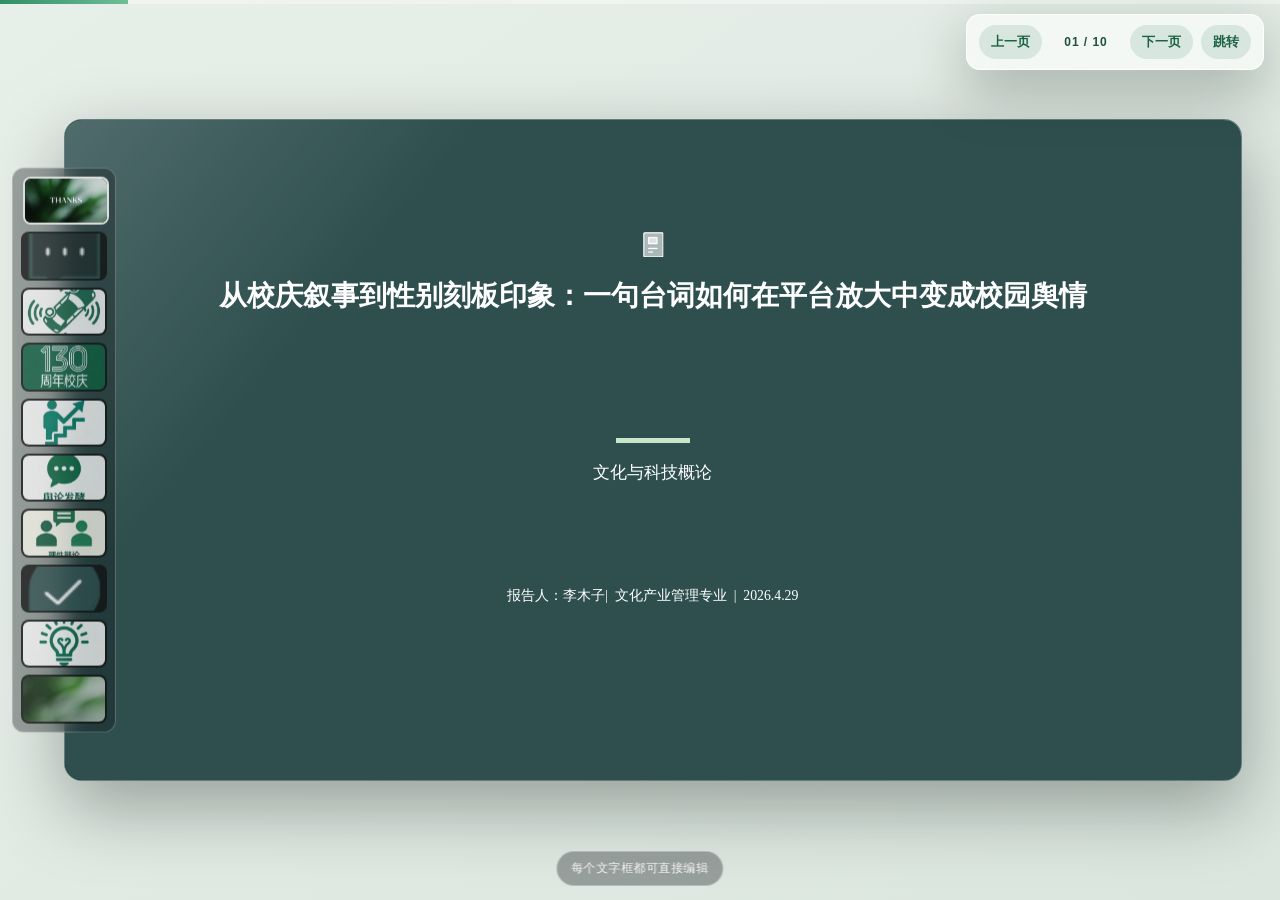
<file: projects/cultural_technology/pre.html>
<!doctype html>
<html lang="zh-CN">
<head>
  <meta charset="UTF-8" />
  <meta name="viewport" content="width=device-width, initial-scale=1.0" />
  <title>PPT 全解耦 DOM 版</title>
  <style>
    :root {
      --bg-0: #e7efe9;
      --bg-1: #dbe6df;
      --glass: rgba(255, 255, 255, 0.62);
      --line: rgba(255, 255, 255, 0.78);
      --ink: #0f241c;
      --shadow: 0 20px 55px rgba(7, 20, 15, 0.28);
      --ease: cubic-bezier(0.22, 1, 0.36, 1);
      --dur-layer: 960ms;
      --dur-slide: 1480ms;
    }

    * {
      box-sizing: border-box;
      margin: 0;
      padding: 0;
    }

    html,
    body {
      width: 100%;
      height: 100%;
      overflow: hidden;
      font-family: "Avenir Next", "SF Pro Display", "PingFang SC", "Microsoft YaHei", sans-serif;
      color: var(--ink);
      background: linear-gradient(145deg, var(--bg-0), var(--bg-1));
    }

    body::before,
    body::after {
      content: "";
      position: fixed;
      width: 46vw;
      height: 46vw;
      border-radius: 50%;
      pointer-events: none;
      z-index: -2;
      filter: blur(76px);
      opacity: 0.52;
      animation: drift 14s var(--ease) infinite alternate;
    }

    body::before {
      left: -14vw;
      top: -18vw;
      background: radial-gradient(circle, rgba(169, 211, 187, 0.84), transparent 68%);
    }

    body::after {
      right: -14vw;
      bottom: -18vw;
      background: radial-gradient(circle, rgba(132, 164, 214, 0.58), transparent 68%);
    }

    .ambient {
      position: fixed;
      inset: 0;
      z-index: -1;
      pointer-events: none;
      background:
        radial-gradient(circle at 16% 18%, rgba(255, 255, 255, 0.56), transparent 30%),
        radial-gradient(circle at 82% 74%, rgba(255, 255, 255, 0.28), transparent 36%),
        linear-gradient(180deg, rgba(255, 255, 255, 0.18), rgba(20, 28, 32, 0.24));
    }

    .progress {
      position: fixed;
      top: 0;
      left: 0;
      width: 100%;
      height: 4px;
      z-index: 90;
      background: rgba(255, 255, 255, 0.36);
    }

    .progress > i {
      display: block;
      width: 10%;
      height: 100%;
      background: linear-gradient(90deg, #2f8f67, #6fbe96);
      transition: width 500ms var(--ease);
    }

    .hud {
      position: fixed;
      top: 14px;
      right: 16px;
      z-index: 100;
      display: flex;
      align-items: center;
      gap: 8px;
      padding: 10px 12px;
      border-radius: 14px;
      border: 1px solid var(--line);
      background: var(--glass);
      backdrop-filter: blur(14px) saturate(140%);
      box-shadow: var(--shadow);
      user-select: none;
    }

    .hud .meta {
      min-width: 72px;
      text-align: center;
      font-size: 12px;
      letter-spacing: 0.08em;
      font-weight: 700;
      color: #1f523e;
    }

    .hud button {
      border: none;
      border-radius: 999px;
      padding: 8px 12px;
      background: rgba(22, 98, 69, 0.12);
      color: #1c6245;
      font-weight: 700;
      cursor: pointer;
      transition: transform 220ms ease, background 220ms ease;
    }

    .hud button:hover {
      transform: translateY(-1px);
      background: rgba(22, 98, 69, 0.22);
    }

    .deck {
      position: relative;
      width: 100%;
      height: 100%;
      perspective: 1400px;
      transform-style: preserve-3d;
      overflow: hidden;
    }

    .slide {
      position: absolute;
      inset: 0;
      display: grid;
      place-items: center;
      opacity: 0;
      pointer-events: none;
      transform: translate3d(0, 24px, -120px) scale(0.98);
      filter: blur(5px);
      transition: opacity var(--dur-layer) var(--ease), transform var(--dur-layer) var(--ease), filter var(--dur-layer) ease;
      z-index: 10;
      padding: 5.5vh 5vw;
    }

    .slide.active {
      opacity: 1;
      pointer-events: auto;
      transform: translate3d(0, 0, 0) scale(1);
      filter: blur(0);
      z-index: 20;
    }

    .slide.entering,
    .slide.leaving {
      transition: none;
      will-change: transform, opacity, filter, clip-path;
    }

    .slide.entering.forward { animation: inForward var(--dur-slide) var(--ease) both; }
    .slide.leaving.forward { animation: outForward var(--dur-slide) var(--ease) both; }
    .slide.entering.backward { animation: inBackward var(--dur-slide) var(--ease) both; }
    .slide.leaving.backward { animation: outBackward var(--dur-slide) var(--ease) both; }

    .slide.entering.fx-orbit.forward { animation-name: inOrbit; animation-duration: 1560ms; }
    .slide.leaving.fx-orbit.forward { animation-name: outOrbit; animation-duration: 1560ms; }
    .slide.entering.fx-fold.forward { animation-name: inFold; animation-duration: 1480ms; }
    .slide.leaving.fx-fold.forward { animation-name: outFold; animation-duration: 1480ms; }
    .slide.entering.fx-sweep.forward { animation-name: inSweep; animation-duration: 1500ms; }
    .slide.leaving.fx-sweep.forward { animation-name: outSweep; animation-duration: 1500ms; }

    .stage {
      position: relative;
      width: min(92vw, 160vh);
      aspect-ratio: 16 / 9;
      border-radius: 18px;
      overflow: hidden;
      border: 1px solid rgba(255, 255, 255, 0.26);
      box-shadow: 0 26px 72px rgba(6, 15, 12, 0.34);
      background: #fff;
      transform-style: preserve-3d;
      transition: transform 420ms var(--ease);
      isolation: isolate;
    }

    .stage::before {
      content: "";
      position: absolute;
      inset: 0;
      pointer-events: none;
      z-index: 9999;
      background: linear-gradient(130deg, rgba(255, 255, 255, 0.16), rgba(255, 255, 255, 0) 24%);
      mix-blend-mode: screen;
    }

    .el {
      position: absolute;
      transform-origin: center center;
      overflow: hidden;
    }

    .el-image img {
      width: 100%;
      height: 100%;
      object-fit: fill;
      display: block;
      user-select: none;
      pointer-events: none;
    }

    .el-shape {
      pointer-events: none;
    }

    .el-text {
      padding: 0;
      white-space: pre-wrap;
      word-break: break-word;
      line-height: 1.25;
      outline: none;
      cursor: text;
      pointer-events: auto;
    }

    .el-text:focus {
      box-shadow: inset 0 0 0 2px rgba(52, 138, 96, 0.34);
      background: rgba(255, 255, 255, 0.18);
      backdrop-filter: blur(2px);
    }

    .thumbs {
      position: fixed;
      left: 12px;
      top: 50%;
      transform: translateY(-50%);
      z-index: 95;
      max-height: 86vh;
      overflow: auto;
      padding: 8px;
      border-radius: 12px;
      border: 1px solid rgba(255, 255, 255, 0.26);
      background: rgba(14, 19, 23, 0.34);
      backdrop-filter: blur(12px);
      display: grid;
      gap: 7px;
      scrollbar-width: thin;
    }

    .thumb {
      width: 86px;
      aspect-ratio: 16 / 9;
      border-radius: 8px;
      overflow: hidden;
      border: 2px solid transparent;
      cursor: pointer;
      opacity: 0.74;
      transition: opacity 220ms ease, border-color 220ms ease, transform 220ms ease;
      background: #111;
    }

    .thumb img {
      width: 100%;
      height: 100%;
      object-fit: cover;
      display: block;
    }

    .thumb.active {
      opacity: 1;
      border-color: rgba(255, 255, 255, 0.86);
      transform: translateX(2px);
    }

    .hint {
      position: fixed;
      left: 50%;
      bottom: 14px;
      transform: translateX(-50%);
      z-index: 96;
      border-radius: 999px;
      border: 1px solid rgba(255, 255, 255, 0.3);
      background: rgba(15, 21, 25, 0.34);
      backdrop-filter: blur(10px);
      color: rgba(255, 255, 255, 0.9);
      font-size: 12px;
      letter-spacing: 0.04em;
      padding: 8px 14px;
    }

    @keyframes drift {
      from { transform: translate3d(0, 0, 0) scale(1); }
      to { transform: translate3d(2.2vw, -1.4vh, 0) scale(1.06); }
    }

    @keyframes inForward {
      from { opacity: 0; transform: translate3d(0, 12%, -240px) rotateX(9deg) scale(0.9); filter: blur(8px); }
      to { opacity: 1; transform: translate3d(0, 0, 0) rotateX(0deg) scale(1); filter: blur(0); }
    }

    @keyframes outForward {
      from { opacity: 1; transform: translate3d(0, 0, 0) rotateX(0deg) scale(1); filter: blur(0); }
      to { opacity: 0; transform: translate3d(0, -10%, -220px) rotateX(-7deg) scale(0.92); filter: blur(8px); }
    }

    @keyframes inBackward {
      from { opacity: 0; transform: translate3d(0, -12%, -240px) rotateX(-9deg) scale(0.9); filter: blur(8px); }
      to { opacity: 1; transform: translate3d(0, 0, 0) rotateX(0deg) scale(1); filter: blur(0); }
    }

    @keyframes outBackward {
      from { opacity: 1; transform: translate3d(0, 0, 0) rotateX(0deg) scale(1); filter: blur(0); }
      to { opacity: 0; transform: translate3d(0, 10%, -220px) rotateX(7deg) scale(0.92); filter: blur(8px); }
    }

    @keyframes inOrbit {
      from { opacity: 0; transform: translate3d(18vw, 6vh, -320px) rotateY(18deg) scale(0.86); filter: blur(12px); }
      to { opacity: 1; transform: translate3d(0, 0, 0) rotateY(0deg) scale(1); filter: blur(0); }
    }

    @keyframes outOrbit {
      from { opacity: 1; transform: translate3d(0, 0, 0) rotateY(0deg) scale(1); filter: blur(0); }
      to { opacity: 0; transform: translate3d(-18vw, -6vh, -320px) rotateY(-18deg) scale(0.86); filter: blur(12px); }
    }

    @keyframes inFold {
      from { opacity: 0; transform: translate3d(0, 0, -360px) rotateX(24deg) scale(0.84); filter: blur(14px); }
      to { opacity: 1; transform: translate3d(0, 0, 0) rotateX(0deg) scale(1); filter: blur(0); }
    }

    @keyframes outFold {
      from { opacity: 1; transform: translate3d(0, 0, 0) rotateX(0deg) scale(1); filter: blur(0); }
      to { opacity: 0; transform: translate3d(0, 0, -360px) rotateX(-24deg) scale(0.84); filter: blur(14px); }
    }

    @keyframes inSweep {
      from { opacity: 0; transform: translate3d(0, 0, -260px) rotateZ(-2deg) scale(0.9); clip-path: inset(0 100% 0 0); }
      to { opacity: 1; transform: translate3d(0, 0, 0) rotateZ(0deg) scale(1); clip-path: inset(0 0 0 0); }
    }

    @keyframes outSweep {
      from { opacity: 1; transform: translate3d(0, 0, 0) rotateZ(0deg) scale(1); clip-path: inset(0 0 0 0); }
      to { opacity: 0; transform: translate3d(0, 0, -260px) rotateZ(2deg) scale(0.9); clip-path: inset(0 0 0 100%); }
    }

    @media (max-width: 980px) {
      .stage {
        width: min(98vw, 170vh);
        border-radius: 12px;
      }

      .thumbs {
        left: 6px;
        padding: 6px;
      }

      .thumb {
        width: 56px;
      }

      .hud {
        right: 8px;
        top: 8px;
      }
    }
  </style>
</head>
<body>
  <div class="ambient"></div>
  <div class="progress"><i id="progressBar"></i></div>

  <aside class="thumbs" id="thumbs" aria-label="Slide thumbnails"></aside>
  <main class="deck" id="deck" aria-live="polite"></main>

  <div class="hud">
    <button id="prevBtn" type="button">上一页</button>
    <span class="meta" id="pageInfo">01 / 10</span>
    <button id="nextBtn" type="button">下一页</button>
    <button id="jumpBtn" type="button">跳转</button>
  </div>

  <div class="hint">每个文字框都可直接编辑</div>

  <script src="./ppt_dom_data.js"></script>
  <script>
    const data = window.PPT_DOM_DATA;
    if (!data || !Array.isArray(data.slides)) {
      throw new Error("未找到 PPT_DOM_DATA，请确认 ppt_dom_data.js 存在");
    }

    const FX_SEQ = ["orbit", "sweep", "fold", "orbit", "sweep", "fold", "orbit", "sweep", "fold", "orbit"];

    const state = {
      current: 0,
      locked: false,
      wheelLock: false
    };

    const deck = document.getElementById("deck");
    const thumbsRoot = document.getElementById("thumbs");
    const progressBar = document.getElementById("progressBar");
    const pageInfo = document.getElementById("pageInfo");
    const prevBtn = document.getElementById("prevBtn");
    const nextBtn = document.getElementById("nextBtn");
    const jumpBtn = document.getElementById("jumpBtn");

    const slideEls = [];
    const thumbEls = [];

    const W = data.slideWidth;
    const H = data.slideHeight;

    function toPctX(v) {
      return `${(v / W) * 100}%`;
    }

    function toPctY(v) {
      return `${(v / H) * 100}%`;
    }

    function alphaColor(hex, alpha = 1) {
      if (!hex || hex === "transparent") {
        return "transparent";
      }
      const h = hex.replace("#", "");
      const n = parseInt(h, 16);
      const r = (n >> 16) & 255;
      const g = (n >> 8) & 255;
      const b = n & 255;
      return `rgba(${r}, ${g}, ${b}, ${alpha})`;
    }

    function mapAlign(algn) {
      if (algn === "ctr") return "center";
      if (algn === "r") return "right";
      return "left";
    }

    function buildTextNode(shape) {
      const el = document.createElement("div");
      el.className = "el el-text";
      el.contentEditable = "true";
      el.spellcheck = false;

      el.style.left = toPctX(shape.x);
      el.style.top = toPctY(shape.y);
      el.style.width = toPctX(shape.w);
      el.style.height = toPctY(shape.h);
      el.style.transform = `rotate(${shape.rot || 0}deg)`;
      el.style.background = shape.fill && shape.fill !== "transparent" ? alphaColor(shape.fill, 0.94) : "transparent";
      if (shape.stroke && shape.stroke !== "transparent" && shape.strokeW > 0) {
        const px = Math.max(1, (shape.strokeW / 12700) * 0.7);
        el.style.border = `${px}px solid ${shape.stroke}`;
      }

      (shape.paragraphs || []).forEach((p, pIdx) => {
        const para = document.createElement("p");
        para.style.margin = "0";
        para.style.textAlign = mapAlign(p.align);
        para.style.whiteSpace = "pre-wrap";

        (p.runs || []).forEach((run) => {
          if (run.text === "\n") {
            para.appendChild(document.createElement("br"));
            return;
          }
          const span = document.createElement("span");
          span.textContent = run.text || "";
          span.style.fontFamily = run.font || "Noto Sans SC";
          span.style.fontSize = `${(run.size || 16) * 0.86}px`;
          span.style.color = run.color || "#223A33";
          span.style.fontWeight = run.bold ? "700" : "400";
          span.style.fontStyle = run.italic ? "italic" : "normal";
          span.style.textDecoration = run.underline ? "underline" : "none";
          para.appendChild(span);
        });

        el.appendChild(para);
        if (pIdx < shape.paragraphs.length - 1) {
          const br = document.createElement("div");
          br.style.height = "0.22em";
          el.appendChild(br);
        }
      });

      return el;
    }

    function buildShapeNode(shape) {
      const el = document.createElement("div");
      el.className = "el el-shape";
      el.style.left = toPctX(shape.x);
      el.style.top = toPctY(shape.y);
      el.style.width = toPctX(shape.w);
      el.style.height = toPctY(shape.h);
      el.style.transform = `rotate(${shape.rot || 0}deg)`;
      el.style.background = shape.fill && shape.fill !== "transparent" ? alphaColor(shape.fill, 1) : "transparent";

      if (shape.stroke && shape.stroke !== "transparent" && shape.strokeW > 0) {
        const px = Math.max(1, (shape.strokeW / 12700) * 0.7);
        el.style.border = `${px}px solid ${shape.stroke}`;
      }

      return el;
    }

    function buildImageNode(pic) {
      const el = document.createElement("div");
      el.className = "el el-image";
      el.style.left = toPctX(pic.x);
      el.style.top = toPctY(pic.y);
      el.style.width = toPctX(pic.w);
      el.style.height = toPctY(pic.h);
      el.style.transform = `rotate(${pic.rot || 0}deg)`;

      const img = document.createElement("img");
      img.src = pic.src || "";
      img.alt = "";
      el.appendChild(img);
      return el;
    }

    function createSlide(slideData, idx) {
      const slide = document.createElement("section");
      slide.className = "slide";
      slide.dataset.fx = FX_SEQ[idx % FX_SEQ.length];
      if (idx === 0) {
        slide.classList.add("active");
      }

      const stage = document.createElement("div");
      stage.className = "stage";
      stage.style.background = slideData.background || "#ffffff";

      (slideData.elements || []).forEach((el) => {
        if (el.type === "image" && el.src) {
          stage.appendChild(buildImageNode(el));
          return;
        }

        if (el.type === "shape") {
          if (el.paragraphs && el.paragraphs.length > 0) {
            stage.appendChild(buildTextNode(el));
          } else {
            stage.appendChild(buildShapeNode(el));
          }
        }
      });

      slide.appendChild(stage);

      slide.addEventListener("pointermove", (event) => {
        const rect = stage.getBoundingClientRect();
        const x = (event.clientX - rect.left) / rect.width;
        const y = (event.clientY - rect.top) / rect.height;
        const ry = (x - 0.5) * 3.8;
        const rx = (0.5 - y) * 2.8;
        stage.style.transform = `rotateX(${rx.toFixed(2)}deg) rotateY(${ry.toFixed(2)}deg)`;
      });

      slide.addEventListener("pointerleave", () => {
        stage.style.transform = "rotateX(0deg) rotateY(0deg)";
      });

      return slide;
    }

    function buildThumb(slideData, idx) {
      const thumb = document.createElement("button");
      thumb.className = "thumb";
      if (idx === 0) {
        thumb.classList.add("active");
      }

      const imageEl = (slideData.elements || []).find((it) => it.type === "image" && it.src);
      const img = document.createElement("img");
      img.src = imageEl ? imageEl.src : "";
      img.alt = "";
      thumb.appendChild(img);

      thumb.addEventListener("click", () => {
        const dir = idx > state.current ? 1 : -1;
        goTo(idx, dir);
      });

      return thumb;
    }

    function buildDeck() {
      data.slides.forEach((slideData, idx) => {
        const slide = createSlide(slideData, idx);
        deck.appendChild(slide);
        slideEls.push(slide);

        const thumb = buildThumb(slideData, idx);
        thumbsRoot.appendChild(thumb);
        thumbEls.push(thumb);
      });
    }

    function refreshUi(index) {
      const total = String(data.slides.length).padStart(2, "0");
      const curr = String(index + 1).padStart(2, "0");
      pageInfo.textContent = `${curr} / ${total}`;
      progressBar.style.width = `${((index + 1) / data.slides.length) * 100}%`;
      thumbEls.forEach((el, i) => el.classList.toggle("active", i === index));
    }

    function cleanClasses(node) {
      node.classList.remove("entering", "leaving", "forward", "backward", "fx-orbit", "fx-fold", "fx-sweep");
    }

    function goTo(target, dir = 1) {
      if (state.locked || target === state.current || target < 0 || target >= data.slides.length) {
        return;
      }

      state.locked = true;

      const current = slideEls[state.current];
      const next = slideEls[target];
      const directionClass = dir >= 0 ? "forward" : "backward";
      const fxClass = dir >= 0 ? `fx-${next.dataset.fx}` : "";

      cleanClasses(current);
      cleanClasses(next);

      current.classList.remove("active");
      current.classList.add("leaving", directionClass);
      next.classList.add("entering", directionClass);

      if (fxClass) {
        current.classList.add(fxClass);
        next.classList.add(fxClass);
      }

      refreshUi(target);

      window.setTimeout(() => {
        cleanClasses(current);
        cleanClasses(next);
        next.classList.add("active");
        state.current = target;
        state.locked = false;
      }, 1660);
    }

    function next() {
      goTo(state.current + 1, 1);
    }

    function prev() {
      goTo(state.current - 1, -1);
    }

    function bindEvents() {
      nextBtn.addEventListener("click", next);
      prevBtn.addEventListener("click", prev);

      jumpBtn.addEventListener("click", () => {
        const value = window.prompt(`输入页码 1-${data.slides.length}`);
        const page = Number(value);
        if (Number.isInteger(page) && page >= 1 && page <= data.slides.length) {
          goTo(page - 1, page - 1 > state.current ? 1 : -1);
        }
      });

      window.addEventListener("keydown", (event) => {
        if (["ArrowRight", "ArrowDown", "PageDown", " "].includes(event.key)) {
          event.preventDefault();
          next();
        }
        if (["ArrowLeft", "ArrowUp", "PageUp"].includes(event.key)) {
          event.preventDefault();
          prev();
        }
      });

      window.addEventListener("wheel", (event) => {
        if (state.wheelLock || Math.abs(event.deltaY) < 18) {
          return;
        }
        state.wheelLock = true;
        if (event.deltaY > 0) {
          next();
        } else {
          prev();
        }
        window.setTimeout(() => {
          state.wheelLock = false;
        }, 230);
      }, { passive: true });

      let startY = 0;
      window.addEventListener("touchstart", (event) => {
        startY = event.changedTouches[0].clientY;
      }, { passive: true });

      window.addEventListener("touchend", (event) => {
        const deltaY = event.changedTouches[0].clientY - startY;
        if (Math.abs(deltaY) < 36) {
          return;
        }
        if (deltaY < 0) {
          next();
        } else {
          prev();
        }
      }, { passive: true });
    }

    buildDeck();
    refreshUi(0);
    bindEvents();
  </script>
</body>
</html>
</file>
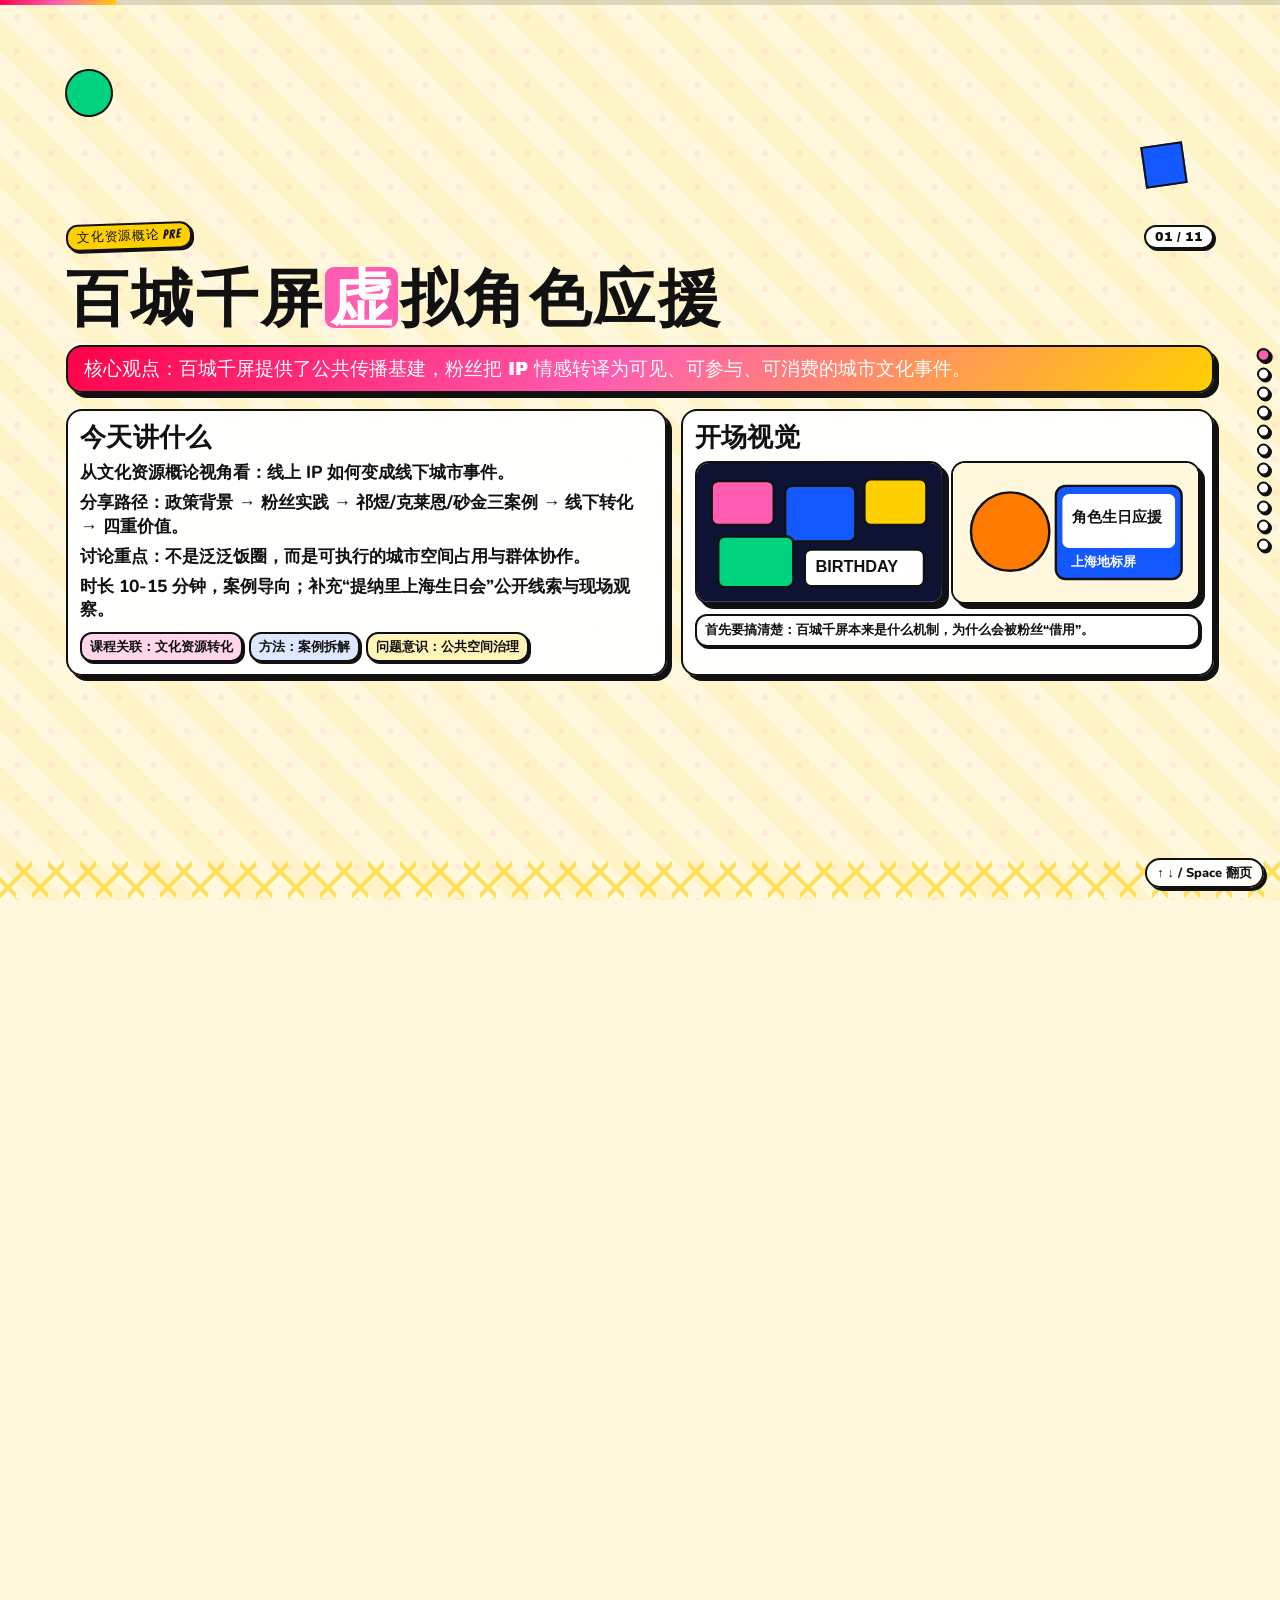
<file: projects/ai_coruse/eng/city_screen_virtual_role_pre_memphis.html>
<!DOCTYPE html>
<html lang="zh-CN">
<head>
  <meta charset="UTF-8" />
  <meta name="viewport" content="width=device-width, initial-scale=1.0, viewport-fit=cover" />
  <title>百城千屏与虚拟角色生日应援</title>
  <link href="https://fonts.googleapis.com/css2?family=Fredoka+One&family=Archivo+Black&family=Nunito:wght@400;700;800;900&family=Bangers&family=Luckiest+Guy&display=swap" rel="stylesheet">
  <style>
    /* === RESET === */
    * {
      margin: 0;
      padding: 0;
      box-sizing: border-box;
    }

    /* === VIEWPORT FITTING: MANDATORY BASE STYLES === */
    html, body {
      height: 100%;
      overflow-x: hidden;
    }

    html {
      scroll-snap-type: y mandatory;
      scroll-behavior: smooth;
      background: #fff8dc;
    }

    .slide {
      width: 100%;
      min-height: 100vh;
      min-height: 100dvh;
      height: 100vh;
      height: 100dvh;
      overflow: hidden;
      scroll-snap-align: start;
      display: flex;
      flex-direction: column;
      position: relative;
      isolation: isolate;
    }

    @supports (height: 100svh) {
      .slide {
        min-height: 100svh;
        height: 100svh;
      }
    }

    .slide-content {
      flex: 1;
      display: flex;
      flex-direction: column;
      justify-content: center;
      max-height: 100%;
      overflow: hidden;
      padding: var(--slide-padding);
      width: min(94vw, 1240px);
      margin: 0 auto;
    }

    :root {
      --title-size: clamp(1.5rem, 5vw, 3.9rem);
      --h2-size: clamp(1.2rem, 3.35vw, 2.45rem);
      --h3-size: clamp(0.98rem, 2.25vw, 1.62rem);
      --body-size: clamp(0.75rem, 1.36vw, 1.1rem);
      --small-size: clamp(0.65rem, 1vw, 0.9rem);
      --slide-padding: clamp(0.78rem, 2.2vw, 1.75rem);
      --content-gap: clamp(0.45rem, 1.3vw, 1.05rem);
      --element-gap: clamp(0.35rem, 1vw, 0.82rem);

      --font-display: "Fredoka One", "Archivo Black", sans-serif;
      --font-experimental: "Archivo Black", "Luckiest Guy", sans-serif;
      --font-body: "Nunito", "Microsoft YaHei", sans-serif;
      --font-accent: "Bangers", "Luckiest Guy", cursive;

      --memphis-red: #ff0048;
      --memphis-yellow: #ffd000;
      --memphis-blue: #1459ff;
      --memphis-pink: #ff5db1;
      --memphis-green: #00d37f;
      --memphis-orange: #ff7a00;
      --memphis-teal: #00b8c9;
      --memphis-black: #111111;
      --memphis-white: #ffffff;
      --memphis-cream: #fff8dc;

      --gradient-hot: linear-gradient(135deg, #ff0048 0%, #ff5db1 48%, #ffd000 100%);
      --gradient-electric: linear-gradient(120deg, #1459ff 0%, #00d37f 100%);
      --gradient-warm: linear-gradient(135deg, #ffd000 0%, #ff7a00 100%);
      --stroke: 2.4px solid var(--memphis-black);
      --shadow-hard: 5px 5px 0 var(--memphis-black);
      --shadow-hard-hover: 8px 8px 0 var(--memphis-black);
      --focus-ring: 0 0 0 4px rgba(20, 89, 255, 0.28);
      --ease-bounce: cubic-bezier(0.68, -0.55, 0.265, 1.55);
      --ease-out-expo: cubic-bezier(0.16, 1, 0.3, 1);
    }

    .card,
    .container,
    .content-box {
      max-width: min(96vw, 1400px);
      max-height: min(88vh, 880px);
    }

    .feature-list,
    .bullet-list {
      display: grid;
      gap: clamp(0.26rem, 0.75vh, 0.58rem);
      list-style: none;
    }

    .feature-list li,
    .bullet-list li {
      font-size: var(--body-size);
      line-height: 1.34;
      font-weight: 760;
    }

    .grid {
      display: grid;
      grid-template-columns: repeat(auto-fit, minmax(min(100%, 250px), 1fr));
      gap: clamp(0.45rem, 1.05vw, 0.8rem);
    }

    img,
    .image-container {
      max-width: 100%;
      max-height: min(50vh, 400px);
      object-fit: contain;
    }

    @media (max-height: 700px) {
      :root {
        --slide-padding: clamp(0.5rem, 1.2vw, 0.95rem);
        --title-size: clamp(1.3rem, 3.9vw, 2.7rem);
        --h2-size: clamp(1rem, 2.3vw, 1.7rem);
      }
    }

    @media (max-height: 600px) {
      :root {
        --slide-padding: clamp(0.42rem, 1vw, 0.72rem);
        --content-gap: clamp(0.27rem, 0.8vw, 0.5rem);
        --body-size: clamp(0.68rem, 1vw, 0.9rem);
      }

      .nav-dots,
      .keyboard-hint {
        display: none;
      }
    }

    @media (max-width: 780px) {
      :root {
        --title-size: clamp(1.25rem, 6.8vw, 2.35rem);
      }

      .split-2,
      .split-3,
      .kv-grid,
      .quad-grid,
      .source-grid {
        grid-template-columns: 1fr !important;
      }
    }

    @media (prefers-reduced-motion: reduce) {
      *, *::before, *::after {
        animation-duration: 0.01ms !important;
        animation-iteration-count: 1 !important;
        transition-duration: 0.2s !important;
      }

      html {
        scroll-behavior: auto;
      }

      .slide.is-active .panel {
        transform: none;
      }
    }

    /* === GLOBAL UI === */
    body {
      font-family: var(--font-body);
      color: var(--memphis-black);
      background: var(--memphis-cream);
      overflow-y: auto;
      overscroll-behavior-y: contain;
    }

    .progress-track {
      position: fixed;
      top: 0;
      left: 0;
      width: 100%;
      height: 5px;
      background: rgba(17, 17, 17, 0.14);
      z-index: 120;
    }

    .progress-bar {
      width: 0;
      height: 100%;
      background: var(--gradient-hot);
      transition: width 0.32s var(--ease-out-expo);
    }

    .nav-dots {
      position: fixed;
      right: 10px;
      top: 50%;
      transform: translateY(-50%);
      display: flex;
      flex-direction: column;
      gap: 6px;
      z-index: 110;
    }

    .nav-dot {
      width: 13px;
      height: 13px;
      border-radius: 50%;
      border: var(--stroke);
      background: #fff;
      box-shadow: 2px 2px 0 var(--memphis-black);
      cursor: pointer;
      transition: transform 0.18s ease, background 0.2s ease;
    }

    .nav-dot:hover,
    .nav-dot:focus-visible {
      transform: translate(-1px, -1px) scale(1.08);
      outline: none;
      box-shadow: 3px 3px 0 var(--memphis-black), var(--focus-ring);
    }

    .nav-dot.active {
      background: var(--memphis-pink);
      transform: scale(1.08);
    }

    .keyboard-hint {
      position: fixed;
      right: 16px;
      bottom: 12px;
      z-index: 108;
      font-size: var(--small-size);
      font-weight: 800;
      background: rgba(255, 255, 255, 0.95);
      border: var(--stroke);
      border-radius: 999px;
      box-shadow: 3px 3px 0 var(--memphis-black);
      padding: 4px 10px;
    }

    .sr-only {
      position: absolute;
      width: 1px;
      height: 1px;
      padding: 0;
      margin: -1px;
      overflow: hidden;
      clip: rect(0, 0, 0, 0);
      white-space: nowrap;
      border: 0;
    }

    /* === PATTERNS + FOLLOWERS === */
    .pattern {
      position: absolute;
      inset: 0;
      pointer-events: none;
      z-index: -2;
    }

    .pattern-dots {
      background-image: radial-gradient(circle, rgba(255, 93, 177, 0.3) 14%, transparent 15%);
      background-size: 34px 34px;
      opacity: 0.3;
    }

    .pattern-lines {
      background: repeating-linear-gradient(
        45deg,
        transparent,
        transparent 24px,
        rgba(255, 208, 0, 0.24) 24px,
        rgba(255, 208, 0, 0.24) 48px
      );
      opacity: 0.36;
    }

    .pattern-zigzag {
      height: 64px;
      top: auto;
      background:
        linear-gradient(-45deg, transparent 24px, var(--memphis-yellow) 24px, var(--memphis-yellow) 28px, transparent 28px) 0 0/32px 64px,
        linear-gradient(45deg, transparent 24px, var(--memphis-yellow) 24px, var(--memphis-yellow) 28px, transparent 28px) 16px 0/32px 64px;
      opacity: 0.55;
    }

    .geo-follower {
      position: absolute;
      border: var(--stroke);
      z-index: -1;
      pointer-events: none;
      transition: transform 0.3s ease-out;
    }

    .geo-follower.circle {
      border-radius: 50%;
      width: clamp(24px, 4vw, 48px);
      height: clamp(24px, 4vw, 48px);
      background: var(--memphis-green);
      top: 9%;
      left: 6%;
    }

    .geo-follower.square {
      width: clamp(20px, 3.5vw, 42px);
      height: clamp(20px, 3.5vw, 42px);
      background: var(--memphis-blue);
      right: 6%;
      top: 18%;
      transform: rotate(18deg);
    }

    .geo-follower.triangle {
      width: 0;
      height: 0;
      border-left: 18px solid transparent;
      border-right: 18px solid transparent;
      border-bottom: 32px solid var(--memphis-orange);
      border-top: 0;
      border-radius: 0;
      border: none;
      left: 12%;
      bottom: 12%;
      filter: drop-shadow(2px 2px 0 var(--memphis-black));
    }

    /* === TYPOGRAPHY + LAYOUT === */
    .fit-target {
      display: flex;
      flex-direction: column;
      gap: var(--content-gap);
      width: 100%;
      min-height: 0;
      transform-origin: top center;
    }

    .page-meta {
      display: flex;
      justify-content: space-between;
      align-items: center;
      gap: var(--element-gap);
    }

    .meta-tag {
      font-family: var(--font-accent);
      letter-spacing: 0.06em;
      font-size: var(--small-size);
      background: var(--memphis-yellow);
      border: var(--stroke);
      box-shadow: 2px 2px 0 var(--memphis-black);
      padding: 3px 9px;
      border-radius: 12px;
      transform: rotate(-2deg);
    }

    .meta-index {
      font-family: var(--font-experimental);
      font-size: var(--small-size);
      background: #fff;
      border: var(--stroke);
      box-shadow: 2px 2px 0 var(--memphis-black);
      padding: 3px 9px;
      border-radius: 999px;
    }

    h1,
    h2,
    h3 {
      color: var(--memphis-black);
      line-height: 1.08;
    }

    .title {
      font-family: var(--font-display);
      font-size: var(--title-size);
      line-height: 0.98;
      letter-spacing: 0.01em;
    }

    .title-compact {
      font-family: var(--font-experimental);
      font-size: var(--h2-size);
      letter-spacing: -0.018em;
      text-transform: uppercase;
    }

    .subtitle {
      font-size: var(--body-size);
      font-weight: 860;
      max-width: 96%;
      background: #fff;
      border: var(--stroke);
      box-shadow: 3px 3px 0 var(--memphis-black);
      padding: clamp(0.3rem, 0.9vw, 0.6rem) clamp(0.42rem, 1.15vw, 0.82rem);
      border-radius: 14px;
    }

    .highlight-line {
      font-family: var(--font-experimental);
      font-size: clamp(0.88rem, 1.45vw, 1.22rem);
      background: var(--gradient-hot);
      color: #fff;
      border: var(--stroke);
      border-radius: 16px;
      box-shadow: var(--shadow-hard);
      padding: clamp(0.35rem, 0.95vw, 0.58rem) clamp(0.5rem, 1.28vw, 0.95rem);
    }

    .split-2 {
      display: grid;
      grid-template-columns: 1.06fr 0.94fr;
      gap: clamp(0.45rem, 1.1vw, 0.9rem);
      min-height: 0;
      align-items: stretch;
    }

    .split-3 {
      display: grid;
      grid-template-columns: 1fr 1fr 1fr;
      gap: clamp(0.4rem, 1vw, 0.8rem);
      min-height: 0;
    }

    .panel {
      background: rgba(255, 255, 255, 0.96);
      border: var(--stroke);
      border-radius: 16px;
      box-shadow: var(--shadow-hard);
      padding: clamp(0.36rem, 1vw, 0.74rem);
      display: flex;
      flex-direction: column;
      gap: clamp(0.32rem, 0.9vw, 0.65rem);
      min-height: 0;
      transition: transform 0.26s var(--ease-out-expo);
    }

    .slide.is-active .panel {
      transform: translateY(-1px);
    }

    .panel h3 {
      font-family: var(--font-display);
      font-size: var(--h3-size);
      text-transform: uppercase;
      letter-spacing: 0.01em;
    }

    .chip-row {
      display: flex;
      flex-wrap: wrap;
      gap: 6px;
    }

    .chip {
      border: var(--stroke);
      border-radius: 12px;
      box-shadow: 2px 2px 0 var(--memphis-black);
      padding: 4px 8px;
      font-size: var(--small-size);
      font-weight: 800;
      background: #fff;
    }

    .chip.pink { background: #ffd6ea; }
    .chip.blue { background: #dce8ff; }
    .chip.green { background: #d9ffe9; }
    .chip.yellow { background: #fff5b8; }

    .metric-grid {
      display: grid;
      grid-template-columns: repeat(2, minmax(0, 1fr));
      gap: 7px;
    }

    .metric {
      border: var(--stroke);
      border-radius: 14px;
      box-shadow: 2px 2px 0 var(--memphis-black);
      background: #fff;
      padding: 7px;
      text-align: center;
    }

    .metric b {
      display: block;
      font-family: "Archivo Black", sans-serif;
      font-size: clamp(1rem, 1.8vw, 1.45rem);
      line-height: 1;
      margin-bottom: 2px;
      color: var(--memphis-red);
    }

    .metric span {
      font-size: var(--small-size);
      font-weight: 800;
    }

    .mockshot {
      border: var(--stroke);
      border-radius: 14px;
      box-shadow: var(--shadow-hard);
      background: #fff;
      overflow: hidden;
      min-height: 88px;
    }

    .mockshot svg {
      width: 100%;
      height: 100%;
      display: block;
    }

    .kv-grid {
      display: grid;
      grid-template-columns: 1fr 1fr;
      gap: 7px;
    }

    .bar-chart {
      display: grid;
      gap: 6px;
    }

    .bar-item {
      display: grid;
      grid-template-columns: 96px 1fr 38px;
      align-items: center;
      gap: 6px;
      font-size: var(--small-size);
      font-weight: 800;
    }

    .bar-track {
      height: 16px;
      border: var(--stroke);
      border-radius: 999px;
      overflow: hidden;
      background: #fff;
    }

    .bar-fill {
      height: 100%;
      background: var(--gradient-electric);
    }

    .flow {
      display: grid;
      grid-template-columns: 1fr auto 1fr auto 1fr;
      gap: 4px;
      align-items: center;
      text-align: center;
      font-size: var(--small-size);
      font-weight: 800;
    }

    .flow .node {
      border: var(--stroke);
      border-radius: 12px;
      box-shadow: 2px 2px 0 var(--memphis-black);
      padding: 6px;
      background: #fff;
    }

    .flow .arrow {
      font-family: "Archivo Black", sans-serif;
      font-size: 1rem;
    }

    .quad-grid {
      display: grid;
      grid-template-columns: 1fr 1fr;
      gap: 7px;
    }

    .quad {
      border: var(--stroke);
      border-radius: 14px;
      box-shadow: 2px 2px 0 var(--memphis-black);
      background: #fff;
      padding: 8px;
      display: grid;
      gap: 4px;
      font-size: var(--small-size);
    }

    .quad b {
      font-family: "Archivo Black", sans-serif;
      font-size: var(--h3-size);
    }

    .talkline {
      border: var(--stroke);
      background: #fff;
      border-radius: 12px;
      box-shadow: 2px 2px 0 var(--memphis-black);
      padding: 6px 8px;
      font-size: var(--small-size);
      font-weight: 860;
      line-height: 1.3;
    }

    .source-grid {
      display: grid;
      grid-template-columns: 1fr 1fr;
      gap: 8px;
    }

    .source-list {
      list-style: none;
      display: grid;
      gap: 6px;
      font-size: var(--small-size);
      line-height: 1.35;
    }

    .source-list li {
      border-left: 6px solid var(--memphis-blue);
      padding-left: 8px;
    }

    .table {
      display: grid;
      gap: 4px;
    }

    .table-row {
      display: grid;
      grid-template-columns: 0.8fr 1fr 1fr;
      gap: 4px;
      font-size: var(--small-size);
      font-weight: 800;
      align-items: stretch;
    }

    .table-row > div {
      border: var(--stroke);
      border-radius: 8px;
      padding: 5px;
      background: #fff;
    }

    .table-row.head > div {
      background: #ffe8f4;
      font-family: "Archivo Black", sans-serif;
    }

    .mindmap {
      display: grid;
      grid-template-columns: 1fr auto 1fr auto 1fr auto 1fr;
      gap: 4px;
      align-items: center;
      font-size: var(--small-size);
      text-align: center;
    }

    .mind-node {
      border: var(--stroke);
      border-radius: 12px;
      box-shadow: 2px 2px 0 var(--memphis-black);
      background: #fff;
      padding: 8px 6px;
      font-weight: 900;
    }

    .mind-arrow {
      font-family: "Archivo Black", sans-serif;
      font-size: 1rem;
    }

    /* === DELIGHT: BOUNCING CHARACTERS === */
    .bounce-title {
      display: inline-flex;
      flex-wrap: wrap;
      gap: 2px;
      margin-right: 8px;
    }

    .bounce-title .char {
      display: inline-block;
      animation: bounce-char 0.7s var(--ease-bounce) both;
      animation-delay: calc(var(--d) * 0.08s);
    }

    .bounce-title .char.accent {
      background: var(--memphis-pink);
      color: #fff;
      border-radius: 9px;
      padding: 0 5px;
      transform: rotate(-3deg);
    }

    @keyframes bounce-char {
      0% {
        opacity: 0;
        transform: translateY(-70px) rotate(-16deg) scale(0.3);
      }
      65% {
        opacity: 1;
        transform: translateY(8px) rotate(4deg) scale(1.08);
      }
      100% {
        transform: translateY(0) rotate(0deg) scale(1);
      }
    }

    /* === DELIGHT: WAVY LINE (HOVER) === */
    .wavy-text {
      display: inline-block;
      font-family: "Archivo Black", sans-serif;
      letter-spacing: 0.01em;
      line-height: 1.16;
      cursor: pointer;
    }

    .wavy-text span {
      display: inline-block;
    }

    .wavy-text:hover span,
    .wavy-text:focus-visible span {
      animation: wave-char 0.95s ease-in-out infinite;
      animation-delay: var(--delay);
    }

    .wavy-text:focus-visible {
      outline: none;
      box-shadow: var(--focus-ring);
      border-radius: 8px;
    }

    @keyframes wave-char {
      0%, 100% { transform: translateY(0); }
      50% { transform: translateY(-6px); }
    }
  </style>
</head>
<body>
  <div class="progress-track"><div class="progress-bar" id="progressBar"></div></div>
  <div class="nav-dots" id="navDots" aria-label="页面导航"></div>
  <div class="keyboard-hint">↑ ↓ / Space 翻页</div>
  <p class="sr-only" id="slideAnnouncer" aria-live="polite" aria-atomic="true"></p>

  <section class="slide" data-title="封面">
    <div class="pattern pattern-dots"></div>
    <div class="pattern pattern-lines"></div>
    <div class="pattern pattern-zigzag"></div>
    <span class="geo-follower circle" data-depth="12"></span>
    <span class="geo-follower square" data-depth="18"></span>
    <span class="geo-follower triangle" data-depth="10"></span>

    <div class="slide-content">
      <div class="fit-target">
        <div class="page-meta">
          <span class="meta-tag">文化资源概论 PRE</span>
          <span class="meta-index">01 / 11</span>
        </div>

        <h1 class="title">
          <span class="bounce-title" aria-label="百城千屏下的虚拟角色应援">
            <span class="char" style="--d:1">百</span>
            <span class="char" style="--d:2">城</span>
            <span class="char" style="--d:3">千</span>
            <span class="char" style="--d:4">屏</span>
            <span class="char accent" style="--d:5">虚</span>
            <span class="char" style="--d:6">拟</span>
            <span class="char" style="--d:7">角</span>
            <span class="char" style="--d:8">色</span>
            <span class="char" style="--d:9">应</span>
            <span class="char" style="--d:10">援</span>
          </span>
        </h1>

        <p class="highlight-line">核心观点：百城千屏提供了公共传播基建，粉丝把 IP 情感转译为可见、可参与、可消费的城市文化事件。</p>

        <div class="split-2">
          <div class="panel">
            <h3>今天讲什么</h3>
            <ul class="bullet-list">
              <li>从文化资源概论视角看：线上 IP 如何变成线下城市事件。</li>
              <li>分享路径：政策背景 → 粉丝实践 → 祁煜/克莱恩/砂金三案例 → 线下转化 → 四重价值。</li>
              <li>讨论重点：不是泛泛饭圈，而是可执行的城市空间占用与群体协作。</li>
              <li>时长 10-15 分钟，案例导向；补充“提纳里上海生日会”公开线索与现场观察。</li>
            </ul>
            <div class="chip-row">
              <span class="chip pink">课程关联：文化资源转化</span>
              <span class="chip blue">方法：案例拆解</span>
              <span class="chip yellow">问题意识：公共空间治理</span>
            </div>
          </div>

          <div class="panel">
            <h3>开场视觉</h3>
            <div class="kv-grid">
              <div class="mockshot">
                <svg viewBox="0 0 300 170" xmlns="http://www.w3.org/2000/svg" role="img" aria-label="城市大屏夜景示意图">
                  <rect width="300" height="170" fill="#0e1333"/>
                  <rect x="18" y="22" width="76" height="54" rx="8" fill="#ff5db1" stroke="#111" stroke-width="3"/>
                  <rect x="108" y="28" width="86" height="68" rx="8" fill="#1459ff" stroke="#111" stroke-width="3"/>
                  <rect x="205" y="20" width="76" height="56" rx="8" fill="#ffd000" stroke="#111" stroke-width="3"/>
                  <rect x="26" y="90" width="92" height="62" rx="8" fill="#00d37f" stroke="#111" stroke-width="3"/>
                  <rect x="132" y="106" width="146" height="45" rx="8" fill="#fff" stroke="#111" stroke-width="3"/>
                  <text x="145" y="133" font-size="20" font-family="Arial" fill="#111" font-weight="700">BIRTHDAY</text>
                </svg>
              </div>
              <div class="mockshot">
                <svg viewBox="0 0 300 170" xmlns="http://www.w3.org/2000/svg" role="img" aria-label="角色生日立绘与地标屏示意图">
                  <rect width="300" height="170" fill="#fff8dc"/>
                  <circle cx="70" cy="84" r="48" fill="#ff7a00" stroke="#111" stroke-width="3"/>
                  <rect x="126" y="28" width="154" height="114" rx="12" fill="#1459ff" stroke="#111" stroke-width="3"/>
                  <rect x="134" y="38" width="138" height="66" rx="8" fill="#fff"/>
                  <text x="146" y="72" font-size="18" font-family="Arial" fill="#111" font-weight="700">角色生日应援</text>
                  <text x="145" y="126" font-size="16" font-family="Arial" fill="#fff" font-weight="700">上海地标屏</text>
                </svg>
              </div>
            </div>
            <div class="talkline">首先要搞清楚：百城千屏本来是什么机制，为什么会被粉丝“借用”。</div>
          </div>
        </div>
      </div>
    </div>
  </section>

  <section class="slide" data-title="政策机制">
    <div class="pattern pattern-dots"></div>
    <div class="pattern pattern-lines" style="opacity:0.2"></div>
    <span class="geo-follower circle" data-depth="9" style="left:auto; right:18%; top:9%; background:#ff5db1"></span>
    <span class="geo-follower square" data-depth="14" style="left:8%; top:70%; background:#00d37f"></span>

    <div class="slide-content">
      <div class="fit-target">
        <div class="page-meta">
          <span class="meta-tag">政策背景</span>
          <span class="meta-index">02 / 11</span>
        </div>

        <h2 class="title-compact">什么是百城千屏？从政策到公共空间机制</h2>
        <p class="subtitle">它不是普通广告位，而是超高清视频在城市商圈、枢纽与地标中的公共传播基础设施。</p>

        <div class="split-2">
          <div class="panel">
            <h3>关键事实</h3>
            <ul class="bullet-list">
              <li>2022 年 1 月，工信部、中央宣传部等六部门联合发布实施指南。</li>
              <li>核心目标：4K/8K 普及、公共大屏改造、夜经济与产业链联动。</li>
              <li>强调“同城同屏”公共属性，不是单点商业投放逻辑。</li>
              <li>落地场景：商圈、交通枢纽、地标建筑、文化场馆。</li>
            </ul>

            <div class="flow" aria-label="政策到场景流程">
              <div class="node">六部门指南</div>
              <div class="arrow">→</div>
              <div class="node">超高清改造</div>
              <div class="arrow">→</div>
              <div class="node">公共传播场景</div>
            </div>
          </div>

          <div class="panel">
            <h3>视觉证据（示意）</h3>
            <div class="mockshot">
              <svg viewBox="0 0 420 220" xmlns="http://www.w3.org/2000/svg" role="img" aria-label="指南文件与启动仪式示意图">
                <rect width="420" height="220" fill="#f8fbff"/>
                <rect x="16" y="20" width="140" height="178" rx="12" fill="#fff" stroke="#111" stroke-width="3"/>
                <text x="28" y="48" font-size="18" font-family="Arial" font-weight="700" fill="#111">实施指南</text>
                <line x1="28" y1="64" x2="142" y2="64" stroke="#111" stroke-width="2"/>
                <line x1="28" y1="84" x2="142" y2="84" stroke="#1459ff" stroke-width="4"/>
                <line x1="28" y1="102" x2="130" y2="102" stroke="#ff5db1" stroke-width="4"/>
                <line x1="28" y1="120" x2="138" y2="120" stroke="#00d37f" stroke-width="4"/>
                <rect x="176" y="24" width="228" height="84" rx="12" fill="#1459ff" stroke="#111" stroke-width="3"/>
                <text x="190" y="58" font-size="20" font-family="Arial" fill="#fff" font-weight="700">8K 启动仪式</text>
                <rect x="176" y="122" width="72" height="76" rx="10" fill="#ffd000" stroke="#111" stroke-width="3"/>
                <rect x="256" y="122" width="72" height="76" rx="10" fill="#ff5db1" stroke="#111" stroke-width="3"/>
                <rect x="336" y="122" width="68" height="76" rx="10" fill="#00d37f" stroke="#111" stroke-width="3"/>
              </svg>
            </div>

            <div class="chip-row">
              <span class="chip blue">上海商圈屏</span>
              <span class="chip pink">广州地标屏</span>
              <span class="chip green">交通枢纽屏</span>
            </div>

            <div class="talkline">官方把屏幕做成公共传播基建，粉丝则把它转化成“城市情感舞台”。</div>
          </div>
        </div>
      </div>
    </div>
  </section>

  <section class="slide" data-title="粉丝动机">
    <div class="pattern pattern-lines" style="opacity:0.22"></div>
    <span class="geo-follower circle" data-depth="11" style="left:4%; top:14%; background:#ffd000"></span>
    <span class="geo-follower square" data-depth="15" style="right:8%; top:74%; background:#ff5db1"></span>

    <div class="slide-content">
      <div class="fit-target">
        <div class="page-meta">
          <span class="meta-tag">粉丝实践</span>
          <span class="meta-index">03 / 11</span>
        </div>

        <h2 class="title-compact">粉丝为什么选择城市大屏应援？</h2>
        <p class="subtitle">因为它能把“线上情绪”瞬间转成“线下可见、可打卡、可传播”的城市公共事件。</p>

        <div class="split-2">
          <div class="panel">
            <h3>从云庆生到城市共庆</h3>
            <ul class="bullet-list">
              <li>大屏具备覆盖广、画质高、强曝光，远超手机单点传播。</li>
              <li>角色是情感对象，生日节点需要实体化仪式感。</li>
              <li>乙游/原耽圈层已具备集资、策划、执行的组织基础。</li>
              <li>“百城千屏”被吸收为应援口号，形成公共话语。</li>
            </ul>

            <div class="bar-chart" aria-label="传播能力对比">
              <div class="bar-item"><span>可见度</span><div class="bar-track"><div class="bar-fill" style="width:95%"></div></div><b>95</b></div>
              <div class="bar-item"><span>仪式感</span><div class="bar-track"><div class="bar-fill" style="width:92%"></div></div><b>92</b></div>
              <div class="bar-item"><span>二创传播</span><div class="bar-track"><div class="bar-fill" style="width:88%"></div></div><b>88</b></div>
            </div>
          </div>

          <div class="panel">
            <h3>手机屏 VS 城市巨幕（示意）</h3>
            <div class="mockshot">
              <svg viewBox="0 0 420 220" xmlns="http://www.w3.org/2000/svg" role="img" aria-label="手机屏与城市大屏对比图">
                <rect width="420" height="220" fill="#fff8dc"/>
                <rect x="22" y="26" width="90" height="168" rx="18" fill="#fff" stroke="#111" stroke-width="3"/>
                <rect x="34" y="48" width="66" height="110" rx="10" fill="#1459ff"/>
                <text x="25" y="182" font-size="15" font-family="Arial" font-weight="700" fill="#111">手机屏</text>
                <rect x="140" y="34" width="260" height="150" rx="14" fill="#111" stroke="#111" stroke-width="3"/>
                <rect x="150" y="46" width="240" height="126" rx="8" fill="#ff5db1"/>
                <text x="212" y="112" font-size="28" font-family="Arial" font-weight="700" fill="#fff">城市巨幕</text>
                <text x="222" y="142" font-size="16" font-family="Arial" fill="#fff">同城共见</text>
              </svg>
            </div>
            <div class="chip-row">
              <span class="chip yellow">口号吸收：全国百城千屏应援</span>
              <span class="chip green">高频行为：打卡 + 合影 + 二创</span>
            </div>
            <div class="talkline">下一页进入最典型案例：2025 年《恋与深空》祁煜生日应援。</div>
          </div>
        </div>
      </div>
    </div>
  </section>

  <section class="slide" data-title="案例一祁煜">
    <div class="pattern pattern-dots"></div>
    <div class="pattern pattern-lines" style="opacity:0.15"></div>
    <span class="geo-follower circle" data-depth="10" style="right:14%; top:10%; left:auto; background:#00d37f"></span>

    <div class="slide-content">
      <div class="fit-target">
        <div class="page-meta">
          <span class="meta-tag">案例 1</span>
          <span class="meta-index">04 / 11</span>
        </div>

        <h2 class="title-compact">《恋与深空》祁煜 2025 生日应援</h2>
        <p class="subtitle">核心结论：850+ 商场、1000+ 大屏同亮，把虚拟角色生日推成线下客流事件。</p>

        <div class="split-2">
          <div class="panel">
            <div class="metric-grid">
              <div class="metric"><b>850+</b><span>覆盖商场</span></div>
              <div class="metric"><b>1000+</b><span>大屏数量</span></div>
              <div class="metric"><b>60 万</b><span>深圳痛楼投入</span></div>
              <div class="metric"><b>5 万+</b><span>单日打卡</span></div>
            </div>

            <ul class="bullet-list">
              <li>形式组合：痛楼、免费解锁大屏、阶梯点赞奖励。</li>
              <li>执行链条：粉丝集资 → 商场合作 → 现场运营 → 社媒扩散。</li>
              <li>结果：角色情感被转译成实体客流和周边消费。</li>
            </ul>

            <div class="bar-chart" aria-label="案例结果">
              <div class="bar-item"><span>传播热度</span><div class="bar-track"><div class="bar-fill" style="width:93%"></div></div><b>93</b></div>
              <div class="bar-item"><span>到场转化</span><div class="bar-track"><div class="bar-fill" style="width:86%"></div></div><b>86</b></div>
              <div class="bar-item"><span>商圈收益</span><div class="bar-track"><div class="bar-fill" style="width:79%"></div></div><b>79</b></div>
            </div>
          </div>

          <div class="panel">
            <h3>多城亮屏 + 痛楼空间（示意）</h3>
            <div class="split-3">
              <div class="mockshot">
                <svg viewBox="0 0 220 150" xmlns="http://www.w3.org/2000/svg"><rect width="220" height="150" fill="#0d1335"/><rect x="18" y="24" width="78" height="54" rx="8" fill="#ff5db1" stroke="#111" stroke-width="3"/><rect x="108" y="30" width="92" height="76" rx="10" fill="#1459ff" stroke="#111" stroke-width="3"/><text x="116" y="76" font-size="16" fill="#fff" font-family="Arial" font-weight="700">03.06</text></svg>
              </div>
              <div class="mockshot">
                <svg viewBox="0 0 220 150" xmlns="http://www.w3.org/2000/svg"><rect width="220" height="150" fill="#fff"/><rect x="18" y="24" width="184" height="104" rx="12" fill="#ffd000" stroke="#111" stroke-width="3"/><circle cx="62" cy="76" r="24" fill="#ff0048"/><rect x="94" y="56" width="88" height="44" rx="8" fill="#fff" stroke="#111" stroke-width="2"/><text x="104" y="83" font-size="15" font-family="Arial" font-weight="700">痛楼区</text></svg>
              </div>
              <div class="mockshot">
                <svg viewBox="0 0 220 150" xmlns="http://www.w3.org/2000/svg"><rect width="220" height="150" fill="#fff8dc"/><rect x="22" y="26" width="176" height="98" rx="10" fill="#00d37f" stroke="#111" stroke-width="3"/><text x="42" y="67" font-size="18" fill="#111" font-family="Arial" font-weight="700">打卡人流</text><text x="58" y="96" font-size="24" fill="#111" font-family="Arial" font-weight="700">50,000+</text></svg>
              </div>
            </div>
            <div class="talkline">它已经不是“给角色过生日”，而是“把城市空间做成节庆型文化产品”。</div>
          </div>
        </div>
      </div>
    </div>
  </section>

  <section class="slide" data-title="案例二克莱恩">
    <div class="pattern pattern-lines" style="opacity:0.22"></div>
    <span class="geo-follower square" data-depth="13" style="left:10%; top:14%; background:#ff7a00"></span>
    <span class="geo-follower circle" data-depth="10" style="right:12%; top:72%; left:auto; background:#1459ff"></span>

    <div class="slide-content">
      <div class="fit-target">
        <div class="page-meta">
          <span class="meta-tag">案例 2</span>
          <span class="meta-index">05 / 11</span>
        </div>

        <h2 class="title-compact">《诡秘之主》克莱恩 2026 多城应援</h2>
        <p class="subtitle">核心结论：43 城同步亮屏，显示乙游与原耽圈层具有高组织度、跨城协作与跨境联动能力。</p>

        <div class="split-2">
          <div class="panel">
            <ul class="bullet-list">
              <li>规模：覆盖 6 国、30 省、43 城商圈屏幕。</li>
              <li>情感机制：角色被视为“生活陪伴者”，生日成为集体释放节点。</li>
              <li>组织方式：跨城分工、素材协同、同日发布、统一话题。</li>
              <li>意义：粉丝社群从消费端走向半专业化运营端。</li>
            </ul>

            <div class="chip-row">
              <span class="chip pink">原耽圈层：文本情感强</span>
              <span class="chip blue">乙游圈层：行动组织强</span>
              <span class="chip green">跨境传播：全球粉丝网络</span>
            </div>
          </div>

          <div class="panel">
            <h3>43 城分布（示意地图）</h3>
            <div class="mockshot">
              <svg viewBox="0 0 420 220" xmlns="http://www.w3.org/2000/svg" role="img" aria-label="43城分布示意图">
                <rect width="420" height="220" fill="#f5f9ff"/>
                <path d="M62 104 L102 76 L152 70 L196 82 L238 62 L286 72 L338 96 L324 136 L280 156 L236 164 L194 178 L136 168 L84 146 Z" fill="#dce8ff" stroke="#111" stroke-width="3"/>
                <g fill="#ff0048" stroke="#111" stroke-width="2">
                  <circle cx="120" cy="98" r="6"/><circle cx="152" cy="114" r="6"/><circle cx="178" cy="96" r="6"/>
                  <circle cx="214" cy="118" r="6"/><circle cx="236" cy="96" r="6"/><circle cx="260" cy="124" r="6"/>
                  <circle cx="284" cy="96" r="6"/><circle cx="304" cy="118" r="6"/><circle cx="198" cy="142" r="6"/>
                </g>
                <text x="16" y="28" font-size="17" font-family="Arial" font-weight="700" fill="#111">43 城同步亮屏</text>
                <text x="16" y="48" font-size="14" font-family="Arial" fill="#111">示意：华东、华南、华北节点密度高</text>
              </svg>
            </div>
            <div class="talkline">再看一组平行案例：崩铁圈的砂金“百城万屏展”，同样把虚拟角色庆典做成城市空间事件。</div>
          </div>
        </div>
      </div>
    </div>
  </section>

  <section class="slide" data-title="案例三砂金">
    <div class="pattern pattern-dots" style="opacity:0.24"></div>
    <div class="pattern pattern-lines" style="opacity:0.14"></div>
    <span class="geo-follower circle" data-depth="11" style="left:6%; top:12%; background:#ffd000"></span>
    <span class="geo-follower square" data-depth="14" style="right:10%; top:72%; background:#00d37f"></span>

    <div class="slide-content">
      <div class="fit-target">
        <div class="page-meta">
          <span class="meta-tag">案例 3</span>
          <span class="meta-index">06 / 11</span>
        </div>

        <h2 class="title-compact">案例3：《崩坏：星穹铁道》砂金百城万屏展</h2>
        <p class="subtitle">砂金粉丝自发组织“62城100大屏+多城痛楼打卡”活动，将崩铁角色周年/生日庆典转化为全国性城市空间事件，进一步印证 gacha 圈层高情感绑定如何驱动线下应援。</p>

        <div class="split-2">
          <div class="panel">
            <h3>活动规模与粉丝执行链</h3>

            <div class="mockshot">
              <svg viewBox="0 0 420 220" xmlns="http://www.w3.org/2000/svg" role="img" aria-label="砂金多城大屏夜景拼图示意图">
                <rect width="420" height="220" fill="#101537"/>
                <rect x="16" y="18" width="122" height="82" rx="10" fill="#1459ff" stroke="#111" stroke-width="3"/>
                <rect x="150" y="18" width="124" height="82" rx="10" fill="#ff5db1" stroke="#111" stroke-width="3"/>
                <rect x="286" y="18" width="118" height="82" rx="10" fill="#ffd000" stroke="#111" stroke-width="3"/>
                <rect x="20" y="114" width="174" height="90" rx="12" fill="#00d37f" stroke="#111" stroke-width="3"/>
                <rect x="206" y="114" width="198" height="90" rx="12" fill="#fff" stroke="#111" stroke-width="3"/>
                <text x="37" y="65" font-size="18" fill="#fff" font-family="Arial" font-weight="700">上海商圈屏</text>
                <text x="170" y="65" font-size="18" fill="#fff" font-family="Arial" font-weight="700">南京地标屏</text>
                <text x="53" y="168" font-size="20" fill="#111" font-family="Arial" font-weight="800">62城同步</text>
                <text x="232" y="168" font-size="22" fill="#111" font-family="Arial" font-weight="800">#砂金百城万屏</text>
              </svg>
            </div>

            <ul class="bullet-list">
              <li>活动规模：全国 62 城共 100 块大屏同步投放砂金二创视频/立绘，覆盖商圈地标屏。</li>
              <li>线下延伸：23 城 27 家多摩万事屋打卡点、5 城生日咖啡厅、11 城联动咖啡厅，部分城市配套痛楼。</li>
              <li>粉丝组织：单推/厨力群自发集资“豪掷万金”，自行对接商场、制作物料、志愿者执行。</li>
              <li>圈层特点：因剧情羁绊与陪伴感，崩铁粉丝更易形成跨城协作和高强度应援。</li>
              <li>与百城千屏关联：直接借用官方大屏机制，形成城市级 IP 落地与话题扩散。</li>
            </ul>
          </div>

          <div class="panel">
            <h3>数据分布与讲稿提示</h3>

            <div class="metric-grid">
              <div class="metric"><b>62</b><span>覆盖城市</span></div>
              <div class="metric"><b>100</b><span>大屏数量</span></div>
              <div class="metric"><b>23 / 27</b><span>打卡城市/点位</span></div>
              <div class="metric"><b>5 + 11</b><span>生日/联动咖啡</span></div>
            </div>

            <div class="split-2" style="grid-template-columns:1fr 1fr; gap:7px;">
              <div class="mockshot">
                <svg viewBox="0 0 210 150" xmlns="http://www.w3.org/2000/svg" role="img" aria-label="62城分布地图示意图">
                  <rect width="210" height="150" fill="#f5f9ff"/>
                  <path d="M20 76 L48 54 L70 49 L96 54 L124 42 L152 49 L182 66 L173 97 L142 112 L110 118 L78 113 L50 103 L28 89 Z" fill="#dce8ff" stroke="#111" stroke-width="2.5"/>
                  <g fill="#ff0048" stroke="#111" stroke-width="1.5">
                    <circle cx="52" cy="71" r="3.5"/><circle cx="72" cy="79" r="3.5"/><circle cx="92" cy="68" r="3.5"/>
                    <circle cx="112" cy="82" r="3.5"/><circle cx="132" cy="70" r="3.5"/><circle cx="150" cy="86" r="3.5"/>
                    <circle cx="162" cy="72" r="3.5"/>
                  </g>
                  <text x="10" y="18" font-size="13" font-family="Arial" font-weight="700" fill="#111">62城分布</text>
                </svg>
              </div>
              <div class="mockshot">
                <svg viewBox="0 0 210 150" xmlns="http://www.w3.org/2000/svg" role="img" aria-label="线下打卡与痛楼示意图">
                  <rect width="210" height="150" fill="#fff8dc"/>
                  <rect x="12" y="16" width="86" height="54" rx="8" fill="#ff5db1" stroke="#111" stroke-width="2.5"/>
                  <rect x="112" y="16" width="86" height="54" rx="8" fill="#00d37f" stroke="#111" stroke-width="2.5"/>
                  <rect x="12" y="82" width="186" height="54" rx="8" fill="#1459ff" stroke="#111" stroke-width="2.5"/>
                  <text x="21" y="46" font-size="13" font-family="Arial" font-weight="700" fill="#111">痛楼打卡</text>
                  <text x="124" y="46" font-size="13" font-family="Arial" font-weight="700" fill="#111">万事屋点位</text>
                  <text x="26" y="114" font-size="16" font-family="Arial" font-weight="800" fill="#fff">粉丝合影与城市接力</text>
                </svg>
              </div>
            </div>

            <div class="bar-chart" aria-label="砂金案例小数据图">
              <div class="bar-item"><span>覆盖城市</span><div class="bar-track"><div class="bar-fill" style="width:62%"></div></div><b>62</b></div>
              <div class="bar-item"><span>大屏数量</span><div class="bar-track"><div class="bar-fill" style="width:100%"></div></div><b>100</b></div>
              <div class="bar-item"><span>线下点位</span><div class="bar-track"><div class="bar-fill" style="width:54%"></div></div><b>27</b></div>
            </div>

            <div class="chip-row">
              <span class="chip yellow">乙游 / 原耽 / 崩铁并列对照</span>
              <span class="chip pink">话题：#砂金百城万屏#</span>
              <span class="chip green">机制：线上集资 → 线下占屏</span>
            </div>

            <div class="talkline">讲稿提示：再来看崩铁圈的代表——砂金“百城万屏展”。2025 年砂金周年/生日期间，粉丝自发包下 62 个城市 100 块大屏，同时在 23 城做打卡店和痛楼。规模与祁煜、克莱恩同量级。</div>
            <div class="talkline">过渡：祁煜、克莱恩、砂金三个案例，都把线上情绪消费变成了线下空间占领。接下来我们系统看一看这个转化过程到底是怎么发生的。</div>
          </div>
        </div>
      </div>
    </div>
  </section>

  <section class="slide" data-title="线上到线下">
    <div class="pattern pattern-dots" style="opacity:0.26"></div>
    <span class="geo-follower circle" data-depth="12" style="left:88%; top:14%; background:#ff5db1"></span>
    <span class="geo-follower triangle" data-depth="9" style="left:6%; bottom:18%"></span>

    <div class="slide-content">
      <div class="fit-target">
        <div class="page-meta">
          <span class="meta-tag">转化机制</span>
          <span class="meta-index">07 / 11</span>
        </div>

        <h2 class="title-compact">从线上情绪消费到线下空间占领</h2>
        <p class="subtitle">角色生日应援让“云消费”升级为“城市打卡 + 群体协作 + 可视化传播”。</p>

        <div class="split-2">
          <div class="panel">
            <h3>标准流程</h3>
            <div class="flow" aria-label="线上到线下流程">
              <div class="node">线上集资</div>
              <div class="arrow">→</div>
              <div class="node">线下执行</div>
              <div class="arrow">→</div>
              <div class="node">城市传播</div>
            </div>

            <ul class="bullet-list">
              <li>线上：弹幕、话题、筹款、排班、素材共创。</li>
              <li>线下：痛楼、花墙、屏幕联播、志愿者导流。</li>
              <li>扩散：小红书攻略、微博返图、短视频二创。</li>
              <li>区别于普通广告：活动自带情感黏性与复访动力。</li>
            </ul>
          </div>

          <div class="panel">
            <h3 class="wavy-text" tabindex="0">提纳里上海生日会观察</h3>
            <ul class="bullet-list">
              <li>公开检索线索可见：“2025 上海提纳里生日会·初宣/终宣”（提纳里 1229 生贺组）。</li>
              <li>小红书相关高频内容形态：同城打卡、无料交换、路线攻略、返图接力。</li>
              <li>我的现场体感：签到 → 交换 → 合影 → 返图，情绪组织效率非常高（仅涉及公开流程观察）。</li>
              <li>这类活动说明：粉丝已经具备“轻策展 + 轻运营”的执行能力。</li>
            </ul>

            <div class="chip-row">
              <span class="chip yellow">关键词：提纳里生日会</span>
              <span class="chip pink">关键词：无料交换</span>
              <span class="chip green">关键词：同城打卡</span>
            </div>

            <div class="talkline">文化资源不仅是内容本身，也是社群把内容落地成事件的能力。</div>
          </div>
        </div>
      </div>
    </div>
  </section>

  <section class="slide" data-title="四重价值">
    <div class="pattern pattern-lines" style="opacity:0.24"></div>
    <span class="geo-follower square" data-depth="15" style="right:9%; top:9%; background:#ffd000"></span>

    <div class="slide-content">
      <div class="fit-target">
        <div class="page-meta">
          <span class="meta-tag">价值分析</span>
          <span class="meta-index">08 / 11</span>
        </div>

        <h2 class="title-compact">文化资源转化：IP · 情感 · 社群 · 商业四重价值</h2>
        <p class="subtitle">虚拟角色借助百城千屏应援，在同一事件里同时完成四条价值链路。</p>

        <div class="split-2">
          <div class="panel">
            <div class="quad-grid">
              <div class="quad"><b>IP 价值</b><span>角色在城市空间高频曝光，形成跨平台记忆点。</span></div>
              <div class="quad"><b>情感价值</b><span>仪式感满足与身份认同强化，提升参与黏性。</span></div>
              <div class="quad"><b>社群价值</b><span>跨城协作 + 任务分工，沉淀长期组织能力。</span></div>
              <div class="quad"><b>商业价值</b><span>商场客流提升，周边消费与主题营销协同。</span></div>
            </div>
          </div>

          <div class="panel">
            <h3>痛楼案例中的客流增量（示意）</h3>
            <div class="bar-chart" aria-label="四重价值增量">
              <div class="bar-item"><span>IP 曝光</span><div class="bar-track"><div class="bar-fill" style="width:94%"></div></div><b>94</b></div>
              <div class="bar-item"><span>情感参与</span><div class="bar-track"><div class="bar-fill" style="width:91%"></div></div><b>91</b></div>
              <div class="bar-item"><span>社群协作</span><div class="bar-track"><div class="bar-fill" style="width:87%"></div></div><b>87</b></div>
              <div class="bar-item"><span>商业收益</span><div class="bar-track"><div class="bar-fill" style="width:82%"></div></div><b>82</b></div>
            </div>

            <div class="mockshot">
              <svg viewBox="0 0 420 170" xmlns="http://www.w3.org/2000/svg" role="img" aria-label="四宫格价值示意图">
                <rect width="420" height="170" fill="#fff"/>
                <rect x="16" y="18" width="188" height="62" rx="10" fill="#ffd000" stroke="#111" stroke-width="3"/>
                <rect x="216" y="18" width="188" height="62" rx="10" fill="#ff5db1" stroke="#111" stroke-width="3"/>
                <rect x="16" y="92" width="188" height="62" rx="10" fill="#1459ff" stroke="#111" stroke-width="3"/>
                <rect x="216" y="92" width="188" height="62" rx="10" fill="#00d37f" stroke="#111" stroke-width="3"/>
                <text x="32" y="54" font-size="16" font-family="Arial" font-weight="700" fill="#111">IP</text>
                <text x="232" y="54" font-size="16" font-family="Arial" font-weight="700" fill="#111">情感</text>
                <text x="32" y="128" font-size="16" font-family="Arial" font-weight="700" fill="#fff">社群</text>
                <text x="232" y="128" font-size="16" font-family="Arial" font-weight="700" fill="#111">商业</text>
              </svg>
            </div>
          </div>
        </div>
      </div>
    </div>
  </section>

  <section class="slide" data-title="管理视角">
    <div class="pattern pattern-dots" style="opacity:0.18"></div>
    <span class="geo-follower circle" data-depth="10" style="left:5%; top:82%; background:#1459ff"></span>
    <span class="geo-follower square" data-depth="14" style="right:12%; top:16%; background:#00d37f"></span>

    <div class="slide-content">
      <div class="fit-target">
        <div class="page-meta">
          <span class="meta-tag">产业管理</span>
          <span class="meta-index">09 / 11</span>
        </div>

        <h2 class="title-compact">文化产业管理视角：组织、成本、风险与收益</h2>
        <p class="subtitle">低成本众筹 + 高协作效率可以做出高传播效果，但需同步处理版权与秩序风险。</p>

        <div class="split-2">
          <div class="panel">
            <h3>粉丝-商场-品牌三方联动</h3>
            <div class="flow" aria-label="三方联动">
              <div class="node">粉丝企划</div>
              <div class="arrow">→</div>
              <div class="node">商场场景</div>
              <div class="arrow">→</div>
              <div class="node">品牌协同</div>
            </div>

            <div class="table" aria-label="成本收益对照表">
              <div class="table-row head"><div>维度</div><div>成本端</div><div>收益端</div></div>
              <div class="table-row"><div>组织</div><div>众筹 + 志愿分工</div><div>执行快、调度灵活</div></div>
              <div class="table-row"><div>传播</div><div>素材制作与投放</div><div>热搜 + 二创裂变</div></div>
              <div class="table-row"><div>场景</div><div>场地协商与安全</div><div>客流与消费增长</div></div>
            </div>
          </div>

          <div class="panel">
            <h3>风险清单 + 管理建议</h3>
            <ul class="bullet-list">
              <li>版权合规：角色素材授权边界、商用与非商用界线。</li>
              <li>公共秩序：人流峰值管理、安保与消防预案。</li>
              <li>信息治理：避免“刷量叙事”替代真实活动质量。</li>
              <li>策略建议：建立“IP 生日城市计划”模板化规范。</li>
            </ul>

            <div class="chip-row">
              <span class="chip blue">对照案例：檀健次百城痛楼</span>
              <span class="chip yellow">结论：机制已商业化成熟</span>
            </div>

            <div class="talkline">管理问题不是“要不要做”，而是“如何把高热情导向高质量、可持续的城市文化产品”。</div>
          </div>
        </div>
      </div>
    </div>
  </section>

  <section class="slide" data-title="总结反思">
    <div class="pattern pattern-lines" style="opacity:0.2"></div>
    <span class="geo-follower triangle" data-depth="8" style="left:86%; bottom:18%"></span>

    <div class="slide-content">
      <div class="fit-target">
        <div class="page-meta">
          <span class="meta-tag">总结</span>
          <span class="meta-index">10 / 11</span>
        </div>

        <h2 class="title-compact">总结与反思</h2>
        <p class="subtitle">百城千屏把“虚拟角色生日”变成城市公共事件，证明文化资源可同时产生情感、社会与经济价值。</p>

        <div class="split-2">
          <div class="panel">
            <h3>四步逻辑图</h3>
            <div class="mindmap" aria-label="逻辑图">
              <div class="mind-node">政策大屏</div>
              <div class="mind-arrow">→</div>
              <div class="mind-node">粉丝应援</div>
              <div class="mind-arrow">→</div>
              <div class="mind-node">空间事件</div>
              <div class="mind-arrow">→</div>
              <div class="mind-node">价值转化</div>
            </div>

            <ul class="bullet-list">
              <li>启示 1：乙游、原耽与崩铁圈层在情感绑定和跨城协作机制上具有共性。</li>
              <li>启示 2：城市屏幕既是传播媒介也是情感基础设施。</li>
              <li>反思 1：如何平衡粉丝热情与公共秩序？</li>
              <li>反思 2：产业是否应主动设计“IP 生日城市计划”？</li>
            </ul>
          </div>

          <div class="panel">
            <h3>课堂互动</h3>
            <div class="mockshot">
              <svg viewBox="0 0 420 190" xmlns="http://www.w3.org/2000/svg" role="img" aria-label="结束语海报示意图">
                <rect width="420" height="190" fill="#111"/>
                <rect x="22" y="22" width="376" height="146" rx="12" fill="#ff5db1" stroke="#fff" stroke-width="3"/>
                <text x="44" y="86" font-size="36" font-family="Arial" fill="#fff" font-weight="800">虚拟角色</text>
                <text x="44" y="132" font-size="36" font-family="Arial" fill="#ffd000" font-weight="800">正在点亮城市</text>
              </svg>
            </div>
            <div class="talkline">你认为这类活动更接近“文化繁荣”，还是“商业借力”？欢迎讨论。</div>
          </div>
        </div>
      </div>
    </div>
  </section>

  <section class="slide" data-title="参考文献">
    <div class="pattern pattern-dots" style="opacity:0.2"></div>
    <span class="geo-follower circle" data-depth="9" style="left:6%; top:14%; background:#ff7a00"></span>

    <div class="slide-content">
      <div class="fit-target">
        <div class="page-meta">
          <span class="meta-tag">参考资料</span>
          <span class="meta-index">11 / 11</span>
        </div>

        <h2 class="title-compact">参考文献 / 资料来源</h2>

        <div class="source-grid">
          <div class="panel">
            <ul class="source-list">
              <li>工信部等六部门：《“百城千屏”活动实施指南》（2022.1）。</li>
              <li>央视网：《中央广播电视总台 8K 超高清频道开播暨“百城千屏”项目启动》（2022.1.24）。</li>
              <li>《21 世纪经济报道》/ 赢商网：《850+ 商场祁煜庆生，“痛楼”为商业止痛》（2025.3）。</li>
              <li>新浪新闻：《2026 克莱恩生日大屏汇总》（2026.3）。</li>
            </ul>
          </div>

          <div class="panel">
            <ul class="source-list">
              <li>腾讯新闻 / 小红书报道：恋与深空祁煜、秦彻生日应援（2025-2026）。</li>
              <li>新浪新闻：周诗雨全国百城千屏应援（2026）。</li>
              <li>知乎/抖音报道：《如何看待〈崩坏：星穹铁道〉砂金角色厨豪掷万金举办线下活动》（2025.4）。</li>
              <li>新浪/粉丝超话：#砂金百城万屏# tag 与痛楼相关公开实拍汇总。</li>
              <li>提纳里相关：采用公开发布线索与公开平台帖子，不包含未公开个人信息。</li>
              <li>本页视觉：均为内嵌示意图形（SVG），单文件可离线播放。</li>
            </ul>
          </div>
        </div>

        <p class="highlight-line">THANK YOU · 文化资源不是静态文本，而是被社群持续激活的城市实践。</p>
      </div>
    </div>
  </section>

  <script>
    (function () {
      const reducedMotionQuery = window.matchMedia("(prefers-reduced-motion: reduce)");
      const prefersReducedMotion = () => reducedMotionQuery.matches;

      function prepareWavyText() {
        document.querySelectorAll(".wavy-text").forEach((el) => {
          if (el.dataset.ready === "1") return;
          const text = el.textContent;
          el.textContent = "";
          Array.from(text).forEach((ch, i) => {
            const span = document.createElement("span");
            span.textContent = ch === " " ? "\u00A0" : ch;
            span.style.setProperty("--delay", `${i * 0.05}s`);
            el.appendChild(span);
          });
          el.dataset.ready = "1";
        });
      }

      class SlidePresentation {
        constructor() {
          this.slides = Array.from(document.querySelectorAll(".slide"));
          this.navDots = document.getElementById("navDots");
          this.progressBar = document.getElementById("progressBar");
          this.announcer = document.getElementById("slideAnnouncer");
          this.activeIndex = 0;
          this.intersectionObserver = null;
          this.fitRaf = 0;
          this.touchStartX = 0;
          this.touchStartY = 0;
          this.touchDeltaX = 0;
          this.touchDeltaY = 0;
          this.touchTracking = false;

          this.setupDots();
          this.bindEvents();
          this.bindIntersectionObserver();
          this.fitSlideContent();
          this.setActive(0, true, true);
          this.bindGeometryFollower();
          this.queueFit();
          this.handleHashEntry();
        }

        setupDots() {
          this.navDots.innerHTML = "";
          this.slides.forEach((slide, index) => {
            const dot = document.createElement("button");
            dot.className = "nav-dot";
            dot.type = "button";
            dot.setAttribute("aria-label", `${index + 1}. ${slide.dataset.title || "Slide"}`);
            dot.addEventListener("click", () => this.goTo(index));
            this.navDots.appendChild(dot);
          });
        }

        bindEvents() {
          window.addEventListener("scroll", () => this.updateByScroll(), { passive: true });
          window.addEventListener("resize", () => this.queueFit(), { passive: true });
          window.addEventListener("orientationchange", () => this.queueFit(), { passive: true });

          document.addEventListener("keydown", (e) => {
            if (this.isEditableTarget(e.target)) return;
            const key = e.key;
            if (key === "ArrowDown" || key === "PageDown" || key === " ") {
              e.preventDefault();
              this.goTo(this.activeIndex + 1);
            }
            if (key === "ArrowUp" || key === "PageUp") {
              e.preventDefault();
              this.goTo(this.activeIndex - 1);
            }
            if (key === "Home") {
              e.preventDefault();
              this.goTo(0);
            }
            if (key === "End") {
              e.preventDefault();
              this.goTo(this.slides.length - 1);
            }
          });

          this.bindTouchNavigation();
        }

        isEditableTarget(target) {
          if (!target) return false;
          return Boolean(target.closest("input, textarea, select, [contenteditable='true']"));
        }

        bindTouchNavigation() {
          const threshold = 44;

          document.addEventListener("touchstart", (e) => {
            if (e.touches.length !== 1) return;
            this.touchTracking = true;
            this.touchStartX = e.touches[0].clientX;
            this.touchStartY = e.touches[0].clientY;
            this.touchDeltaX = 0;
            this.touchDeltaY = 0;
          }, { passive: true });

          document.addEventListener("touchmove", (e) => {
            if (!this.touchTracking || e.touches.length !== 1) return;
            this.touchDeltaX = e.touches[0].clientX - this.touchStartX;
            this.touchDeltaY = e.touches[0].clientY - this.touchStartY;
          }, { passive: true });

          document.addEventListener("touchend", () => {
            if (!this.touchTracking) return;

            const absY = Math.abs(this.touchDeltaY);
            const absX = Math.abs(this.touchDeltaX);
            if (absY > threshold && absY > absX * 1.15) {
              if (this.touchDeltaY < 0) {
                this.goTo(this.activeIndex + 1);
              } else {
                this.goTo(this.activeIndex - 1);
              }
            }
            this.touchTracking = false;
          }, { passive: true });

          document.addEventListener("touchcancel", () => {
            this.touchTracking = false;
          }, { passive: true });
        }

        bindIntersectionObserver() {
          if (!("IntersectionObserver" in window)) return;

          this.intersectionObserver = new IntersectionObserver(
            (entries) => {
              let bestIndex = -1;
              let bestRatio = 0;

              entries.forEach((entry) => {
                if (!entry.isIntersecting) return;
                const idx = this.slides.indexOf(entry.target);
                if (idx === -1) return;
                if (entry.intersectionRatio > bestRatio) {
                  bestRatio = entry.intersectionRatio;
                  bestIndex = idx;
                }
              });

              if (bestIndex !== -1 && bestRatio >= 0.55) {
                this.setActive(bestIndex, false);
              }
            },
            { threshold: [0.25, 0.55, 0.75, 0.9] }
          );

          this.slides.forEach((slide) => this.intersectionObserver.observe(slide));
        }

        bindGeometryFollower() {
          if (prefersReducedMotion()) return;
          const followers = Array.from(document.querySelectorAll(".geo-follower"));
          if (!followers.length) return;

          document.addEventListener("mousemove", (e) => {
            const nx = (e.clientX / window.innerWidth - 0.5) * 2;
            const ny = (e.clientY / window.innerHeight - 0.5) * 2;
            followers.forEach((el) => {
              const depth = Number(el.dataset.depth || 10);
              const tx = nx * depth;
              const ty = ny * depth;
              const rot = nx * depth * 0.45;
              el.style.transform = `translate(${tx}px, ${ty}px) rotate(${rot}deg)`;
            });
          }, { passive: true });
        }

        handleHashEntry() {
          if (!window.location.hash) return;
          const match = window.location.hash.match(/^#slide-(\d+)$/i);
          if (!match) return;
          const index = Number(match[1]) - 1;
          if (Number.isNaN(index)) return;
          this.goTo(index);
        }

        goTo(index) {
          const target = Math.max(0, Math.min(this.slides.length - 1, index));
          this.slides[target].scrollIntoView({
            behavior: prefersReducedMotion() ? "auto" : "smooth",
            block: "start"
          });
          this.setActive(target, true);
        }

        updateByScroll() {
          const center = window.innerHeight * 0.5;
          let best = 0;
          let nearest = Number.POSITIVE_INFINITY;

          this.slides.forEach((slide, i) => {
            const rect = slide.getBoundingClientRect();
            const dist = Math.abs(rect.top + rect.height * 0.5 - center);
            if (dist < nearest) {
              nearest = dist;
              best = i;
            }
          });

          this.setActive(best, false);
        }

        setActive(index, announce, force) {
          if (!force && this.activeIndex === index) return;

          this.activeIndex = index;
          this.slides.forEach((slide, i) => {
            slide.classList.toggle("is-active", i === index);
          });

          Array.from(this.navDots.children).forEach((dot, i) => {
            dot.classList.toggle("active", i === index);
          });

          const progress = (index + 1) / this.slides.length;
          this.progressBar.style.width = `${progress * 100}%`;
          if (announce) this.announceSlide(index);
          history.replaceState(null, "", `#slide-${index + 1}`);
        }

        announceSlide(index) {
          if (!this.announcer) return;
          const title = this.slides[index].dataset.title || `第 ${index + 1} 页`;
          this.announcer.textContent = `第 ${index + 1} 页，共 ${this.slides.length} 页：${title}`;
        }

        queueFit() {
          if (this.fitRaf) cancelAnimationFrame(this.fitRaf);
          this.fitRaf = requestAnimationFrame(() => this.fitSlideContent());
        }

        fitSlideContent() {
          this.slides.forEach((slide) => {
            const fitTarget = slide.querySelector(".fit-target");
            const content = slide.querySelector(".slide-content");
            if (!fitTarget || !content) return;

            fitTarget.style.transform = "scale(1)";
            fitTarget.style.width = "100%";

            const available = content.clientHeight - 6;
            const needed = fitTarget.scrollHeight;
            if (available <= 0) return;

            if (needed > available) {
              const scale = Math.max(0.68, Math.min(1, available / needed));
              fitTarget.style.transform = `scale(${scale})`;
              fitTarget.style.width = `${100 / scale}%`;
            }
          });
        }
      }

      prepareWavyText();
      new SlidePresentation();
    })();
  </script>
</body>
</html>
</file>
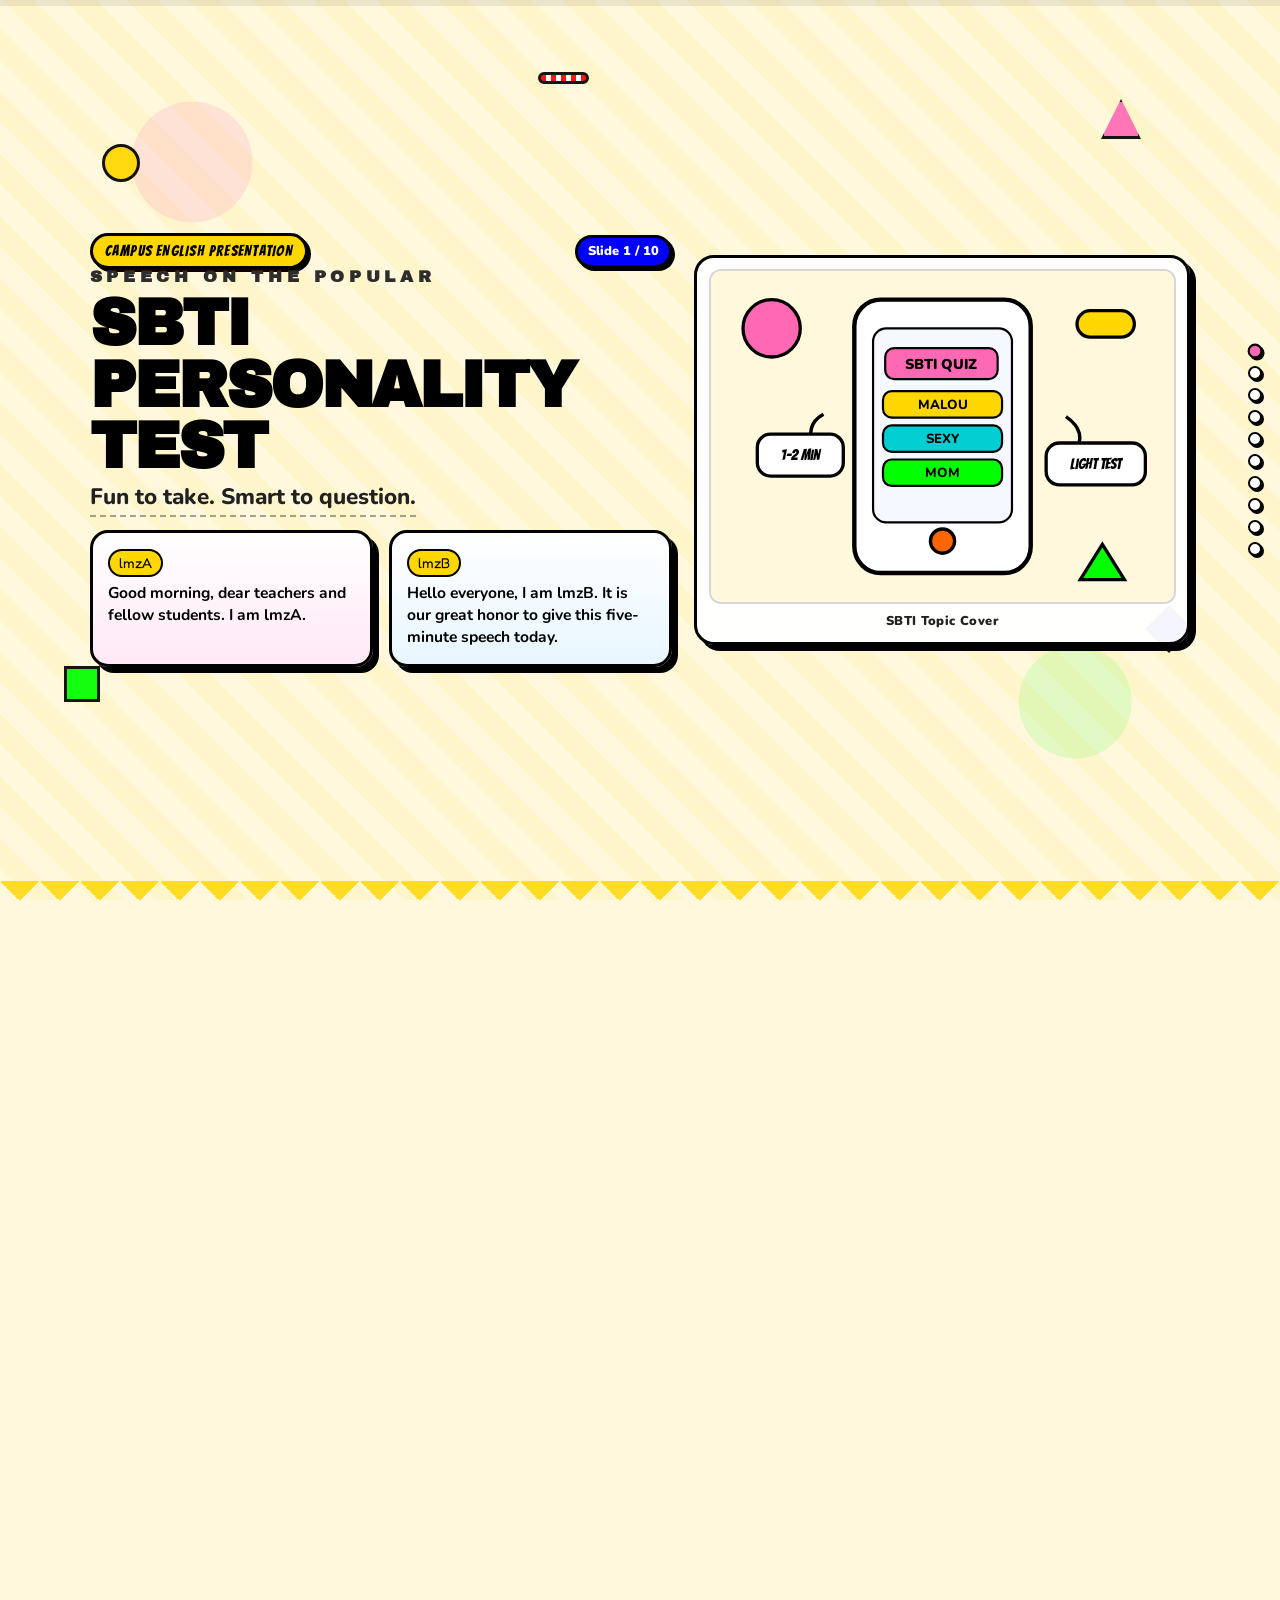
<file: projects/ai_coruse/eng/sbti_pre_memphis(1).html>
<!DOCTYPE html>
<html lang="en">
<head>
  <meta charset="UTF-8">
  <meta name="viewport" content="width=device-width, initial-scale=1.0">
  <title>SBTI Speech Deck - Memphis Style</title>
  <link href="https://fonts.googleapis.com/css2?family=Fredoka+One&family=Archivo+Black&family=Nunito:wght@400;700;900&family=Bangers&display=swap" rel="stylesheet">
  <style>
    /* ===========================================
       BASE RESET
       =========================================== */
    * {
      margin: 0;
      padding: 0;
      box-sizing: border-box;
    }

    /* ===========================================
       VIEWPORT FITTING: MANDATORY BASE STYLES
       Include this ENTIRE file in every presentation.
       These styles ensure slides fit exactly in the viewport.
       =========================================== */

    /* 1. Lock html/body to viewport */
    html, body {
      height: 100%;
      overflow-x: hidden;
    }

    html {
      scroll-snap-type: y mandatory;
      scroll-behavior: smooth;
    }

    /* 2. Each slide = exact viewport height */
    .slide {
      width: 100vw;
      height: 100vh;
      height: 100dvh;
      overflow: hidden;
      scroll-snap-align: start;
      display: flex;
      flex-direction: column;
      position: relative;
    }

    /* 3. Content container with flex for centering */
    .slide-content {
      flex: 1;
      display: flex;
      flex-direction: column;
      justify-content: center;
      max-height: 100%;
      overflow: hidden;
      padding: var(--slide-padding);
    }

    /* 4. ALL typography uses clamp() for responsive scaling */
    :root {
      --title-size: clamp(1.5rem, 5vw, 4rem);
      --h2-size: clamp(1.25rem, 3.5vw, 2.5rem);
      --h3-size: clamp(1rem, 2.5vw, 1.75rem);

      --body-size: clamp(0.75rem, 1.5vw, 1.125rem);
      --small-size: clamp(0.65rem, 1vw, 0.875rem);

      --slide-padding: clamp(1rem, 4vw, 4rem);
      --content-gap: clamp(0.5rem, 2vw, 2rem);
      --element-gap: clamp(0.25rem, 1vw, 1rem);
    }

    /* 5. Cards/containers use viewport-relative max sizes */
    .card, .container, .content-box {
      max-width: min(90vw, 1000px);
      max-height: min(80vh, 700px);
    }

    /* 6. Lists auto-scale with viewport */
    .feature-list, .bullet-list {
      gap: clamp(0.4rem, 1vh, 1rem);
    }

    .feature-list li, .bullet-list li {
      font-size: var(--body-size);
      line-height: 1.4;
    }

    /* 7. Grids adapt to available space */
    .grid {
      display: grid;
      grid-template-columns: repeat(auto-fit, minmax(min(100%, 250px), 1fr));
      gap: clamp(0.5rem, 1.5vw, 1rem);
    }

    /* 8. Images constrained to viewport */
    img, .image-container {
      max-width: 100%;
      max-height: min(50vh, 400px);
      object-fit: contain;
    }

    /* ===========================================
       RESPONSIVE BREAKPOINTS
       Aggressive scaling for smaller viewports
       =========================================== */

    /* Short viewports (< 700px height) */
    @media (max-height: 700px) {
      :root {
        --slide-padding: clamp(0.75rem, 3vw, 2rem);
        --content-gap: clamp(0.4rem, 1.5vw, 1rem);
        --title-size: clamp(1.25rem, 4.5vw, 2.5rem);
        --h2-size: clamp(1rem, 3vw, 1.75rem);
      }
    }

    /* Very short viewports (< 600px height) */
    @media (max-height: 600px) {
      :root {
        --slide-padding: clamp(0.5rem, 2.5vw, 1.5rem);
        --content-gap: clamp(0.3rem, 1vw, 0.75rem);
        --title-size: clamp(1.1rem, 4vw, 2rem);
        --body-size: clamp(0.7rem, 1.2vw, 0.95rem);
      }

      .nav-dots, .keyboard-hint, .decorative {
        display: none;
      }
    }

    /* Extremely short (landscape phones, < 500px height) */
    @media (max-height: 500px) {
      :root {
        --slide-padding: clamp(0.4rem, 2vw, 1rem);
        --title-size: clamp(1rem, 3.5vw, 1.5rem);
        --h2-size: clamp(0.9rem, 2.5vw, 1.25rem);
        --body-size: clamp(0.65rem, 1vw, 0.85rem);
      }
    }

    /* Narrow viewports (< 600px width) */
    @media (max-width: 600px) {
      :root {
        --title-size: clamp(1.25rem, 7vw, 2.5rem);
      }

      .grid {
        grid-template-columns: 1fr;
      }
    }

    /* ===========================================
       MEMPHIS THEME TOKENS
       =========================================== */
    :root {
      --memphis-red: #ff0000;
      --memphis-yellow: #ffd700;
      --memphis-blue: #0000ff;
      --memphis-pink: #ff69b4;
      --memphis-green: #00ff00;
      --memphis-orange: #ff6600;
      --memphis-purple: #9b59b6;
      --memphis-teal: #00ced1;
      --memphis-black: #000000;
      --memphis-white: #ffffff;
      --memphis-cream: #fff8dc;

      --gradient-hot: linear-gradient(135deg, #ff0000 0%, #ff69b4 50%, #ffd700 100%);
      --gradient-pop: linear-gradient(90deg, #ffd700 0%, #ff6600 50%, #ff0000 100%);
      --gradient-electric: linear-gradient(135deg, #0000ff 0%, #00ff00 100%);

      --stroke-width: 3px;
      --shadow-hard: 6px 6px 0 var(--memphis-black);
      --shadow-hard-hover: 10px 10px 0 var(--memphis-black);

      --font-display: 'Fredoka One', cursive;
      --font-experimental: 'Archivo Black', sans-serif;
      --font-body: 'Nunito', sans-serif;
      --font-accent: 'Bangers', cursive;

      --focus-ring: 0 0 0 4px rgba(0, 102, 255, 0.26);
      --ease-bounce: cubic-bezier(0.68, -0.55, 0.265, 1.55);
      --ease-out-expo: cubic-bezier(0.16, 1, 0.3, 1);
      --duration-normal: 0.6s;
    }

    body {
      font-family: var(--font-body);
      background: var(--memphis-cream);
      color: var(--memphis-black);
      line-height: 1.45;
    }

    /* ===========================================
       GLOBAL DECK UI
       =========================================== */
    .progress-track {
      position: fixed;
      top: 0;
      left: 0;
      width: 100%;
      height: 6px;
      background: rgba(0, 0, 0, 0.08);
      z-index: 120;
    }

    .progress-bar {
      width: 0;
      height: 100%;
      background: var(--gradient-hot);
      transition: width 0.35s var(--ease-out-expo);
    }

    .nav-dots {
      position: fixed;
      right: clamp(8px, 1.6vw, 18px);
      top: 50%;
      transform: translateY(-50%);
      display: flex;
      flex-direction: column;
      gap: 8px;
      z-index: 110;
    }

    .nav-dot {
      width: 14px;
      height: 14px;
      border-radius: 50%;
      border: 2px solid var(--memphis-black);
      background: var(--memphis-white);
      cursor: pointer;
      box-shadow: 2px 2px 0 var(--memphis-black);
      transition: transform 0.15s ease, background 0.2s ease;
    }

    .nav-dot:hover,
    .nav-dot:focus-visible {
      transform: translate(-1px, -1px) scale(1.07);
      outline: none;
      box-shadow: 3px 3px 0 var(--memphis-black), var(--focus-ring);
    }

    .nav-dot.active {
      background: var(--memphis-pink);
      transform: scale(1.06);
    }

    .keyboard-hint {
      position: fixed;
      bottom: clamp(8px, 1.8vh, 14px);
      right: clamp(10px, 1.8vw, 20px);
      z-index: 108;
      font-size: var(--small-size);
      font-weight: 800;
      background: rgba(255, 255, 255, 0.9);
      border: 2px solid var(--memphis-black);
      border-radius: 999px;
      padding: 6px 12px;
      box-shadow: 3px 3px 0 var(--memphis-black);
    }

    /* ===========================================
       MEMPHIS DECORATION LAYER
       Delight mechanism: Geometry Follower
       =========================================== */
    .geo-layer {
      position: fixed;
      inset: 0;
      z-index: 3;
      pointer-events: none;
      overflow: hidden;
    }

    .geo-follower {
      position: absolute;
      border: var(--stroke-width) solid var(--memphis-black);
      opacity: 0.92;
      transition: transform 0.28s ease-out;
      will-change: transform;
    }

    .geo-follower.circle {
      width: clamp(20px, 3vw, 42px);
      height: clamp(20px, 3vw, 42px);
      border-radius: 50%;
      background: var(--memphis-yellow);
    }

    .geo-follower.square {
      width: clamp(20px, 3vw, 36px);
      height: clamp(20px, 3vw, 36px);
      background: var(--memphis-green);
    }

    .geo-follower.triangle {
      width: clamp(24px, 3.4vw, 40px);
      height: clamp(24px, 3.4vw, 40px);
      background: var(--memphis-pink);
      clip-path: polygon(50% 0%, 0% 100%, 100% 100%);
    }

    .geo-follower.diamond {
      width: clamp(20px, 2.8vw, 34px);
      height: clamp(20px, 2.8vw, 34px);
      background: var(--memphis-blue);
      transform: rotate(45deg);
    }

    .geo-follower.stripe {
      width: clamp(28px, 4vw, 52px);
      height: 12px;
      background: repeating-linear-gradient(
        90deg,
        var(--memphis-red),
        var(--memphis-red) 5px,
        var(--memphis-white) 5px,
        var(--memphis-white) 10px
      );
      border-radius: 8px;
    }

    /* ===========================================
       SLIDE VISUAL SYSTEM
       =========================================== */
    .slide {
      justify-content: center;
      align-items: stretch;
      background: var(--memphis-cream);
    }

    .slide::before {
      content: "";
      position: absolute;
      inset: 0;
      z-index: 0;
      background-image:
        radial-gradient(circle at 15% 18%, rgba(255, 105, 180, 0.24) 0 60px, transparent 61px),
        radial-gradient(circle at 84% 78%, rgba(0, 255, 0, 0.18) 0 56px, transparent 57px),
        repeating-linear-gradient(45deg, transparent 0 22px, rgba(255, 215, 0, 0.12) 22px 44px);
      opacity: 0.62;
    }

    .slide::after {
      content: "";
      position: absolute;
      left: 0;
      bottom: 0;
      width: 100%;
      height: clamp(14px, 2.1vh, 24px);
      background:
        linear-gradient(135deg, var(--memphis-yellow) 25%, transparent 25%) -20px 0,
        linear-gradient(225deg, var(--memphis-yellow) 25%, transparent 25%) -20px 0,
        linear-gradient(315deg, var(--memphis-yellow) 25%, transparent 25%),
        linear-gradient(45deg, var(--memphis-yellow) 25%, transparent 25%);
      background-size: 40px 40px;
      opacity: 0.82;
      z-index: 1;
    }

    .slide-content {
      width: min(94vw, 1220px);
      margin: 0 auto;
      gap: var(--content-gap);
      position: relative;
      z-index: 5;
      min-height: 0;
    }

    .slide-header {
      display: flex;
      align-items: center;
      justify-content: space-between;
      gap: var(--element-gap);
      flex-wrap: wrap;
    }

    .kicker {
      display: inline-flex;
      align-items: center;
      gap: 8px;
      font-family: var(--font-accent);
      font-size: clamp(0.75rem, 1.2vw, 1rem);
      letter-spacing: 0.08em;
      color: var(--memphis-black);
      background: var(--memphis-yellow);
      border: var(--stroke-width) solid var(--memphis-black);
      border-radius: 999px;
      padding: 4px 12px;
      box-shadow: 3px 3px 0 var(--memphis-black);
      text-transform: uppercase;
    }

    .time-chip {
      background: var(--memphis-blue);
      color: var(--memphis-white);
      font-weight: 900;
      font-size: var(--small-size);
      border: var(--stroke-width) solid var(--memphis-black);
      border-radius: 999px;
      padding: 4px 10px;
      box-shadow: 3px 3px 0 var(--memphis-black);
    }

    .slide-title {
      font-family: var(--font-experimental);
      font-size: var(--title-size);
      line-height: 0.96;
      letter-spacing: -0.03em;
      text-transform: uppercase;
      color: var(--memphis-black);
      max-width: 20ch;
    }

    .slide-title .small-top {
      display: block;
      font-size: clamp(0.8rem, 1.3vw, 1.1rem);
      letter-spacing: 0.28em;
      margin-bottom: 0.5rem;
      color: #2d2d2d;
    }

    .subtitle {
      font-size: clamp(0.95rem, 1.9vw, 1.4rem);
      font-weight: 800;
      max-width: 60ch;
      color: #212121;
      margin-top: 0.2rem;
    }

    .layout-split {
      display: grid;
      grid-template-columns: minmax(0, 1.08fr) minmax(0, 0.92fr);
      gap: clamp(0.7rem, 2vw, 1.4rem);
      align-items: center;
    }

    .speaker-grid {
      display: grid;
      grid-template-columns: repeat(2, minmax(0, 1fr));
      gap: clamp(0.6rem, 1.4vw, 1rem);
      margin-top: clamp(0.4rem, 1vw, 0.8rem);
    }

    .speaker-block {
      border: var(--stroke-width) solid var(--memphis-black);
      border-radius: 18px;
      box-shadow: var(--shadow-hard);
      padding: clamp(0.55rem, 1.2vw, 1rem);
      background: rgba(255, 255, 255, 0.96);
      min-height: 0;
    }

    .speaker-a {
      background: linear-gradient(180deg, #fff, #ffe8f5);
    }

    .speaker-b {
      background: linear-gradient(180deg, #fff, #e8f6ff);
    }

    .speaker-tag {
      display: inline-block;
      font-family: var(--font-display);
      font-size: clamp(0.78rem, 1.1vw, 0.96rem);
      margin-bottom: 6px;
      padding: 2px 9px;
      border: 2px solid var(--memphis-black);
      border-radius: 999px;
      background: var(--memphis-yellow);
    }

    .speaker-text {
      font-size: clamp(0.78rem, 1.22vw, 1rem);
      line-height: 1.4;
      font-weight: 700;
    }

    .geo-card {
      border: var(--stroke-width) solid var(--memphis-black);
      border-radius: 20px;
      box-shadow: var(--shadow-hard);
      background: var(--memphis-white);
      padding: clamp(0.6rem, 1.2vw, 1rem);
      overflow: hidden;
      min-height: 0;
    }

    .geo-card h3 {
      font-family: var(--font-display);
      font-size: var(--h3-size);
      margin-bottom: 6px;
      line-height: 1.05;
    }

    .geo-card p,
    .geo-card li,
    .geo-card td {
      font-size: clamp(0.74rem, 1.15vw, 0.98rem);
      line-height: 1.4;
      font-weight: 700;
    }

    .card-grid {
      display: grid;
      gap: clamp(0.5rem, 1.3vw, 1rem);
      grid-template-columns: repeat(3, minmax(0, 1fr));
    }

    .card-grid.two {
      grid-template-columns: repeat(2, minmax(0, 1fr));
    }

    .bullet-list {
      list-style: none;
      display: flex;
      flex-direction: column;
      gap: clamp(0.3rem, 0.9vh, 0.65rem);
      margin-top: 0.3rem;
    }

    .bullet-list li {
      position: relative;
      padding-left: 1.1rem;
    }

    .bullet-list li::before {
      content: "";
      position: absolute;
      left: 0;
      top: 0.44em;
      width: 0.56em;
      height: 0.56em;
      border: 2px solid var(--memphis-black);
      border-radius: 50%;
      background: var(--memphis-pink);
    }

    .outline-table {
      width: 100%;
      border-collapse: separate;
      border-spacing: 0;
      border: var(--stroke-width) solid var(--memphis-black);
      border-radius: 16px;
      overflow: hidden;
      box-shadow: var(--shadow-hard);
      background: #fff;
      font-size: clamp(0.7rem, 1.05vw, 0.92rem);
      font-weight: 800;
    }

    .outline-table th,
    .outline-table td {
      border-bottom: 2px solid rgba(0, 0, 0, 0.12);
      padding: clamp(6px, 0.8vw, 10px) clamp(6px, 1vw, 12px);
      text-align: left;
      vertical-align: top;
    }

    .outline-table tr:last-child td {
      border-bottom: 0;
    }

    .outline-table th {
      background: var(--memphis-yellow);
      font-family: var(--font-display);
      text-transform: uppercase;
      letter-spacing: 0.04em;
      font-size: clamp(0.68rem, 1vw, 0.88rem);
    }

    .img-box {
      border: var(--stroke-width) solid var(--memphis-black);
      background: rgba(255, 255, 255, 0.96);
      border-radius: 20px;
      box-shadow: var(--shadow-hard);
      padding: clamp(0.35rem, 0.9vw, 0.8rem);
      display: flex;
      flex-direction: column;
      gap: 8px;
      min-height: 0;
    }

    .illustration {
      width: 100%;
      max-height: min(46vh, 340px);
      height: auto;
      display: block;
      border-radius: 12px;
      border: 2px solid rgba(0, 0, 0, 0.16);
      background: #fff;
    }

    .img-caption {
      font-size: var(--small-size);
      font-weight: 900;
      letter-spacing: 0.03em;
      color: #222;
      text-align: center;
    }

    .note-strip {
      border: var(--stroke-width) dashed var(--memphis-black);
      border-radius: 14px;
      padding: clamp(0.3rem, 0.7vw, 0.65rem);
      font-size: clamp(0.72rem, 1.06vw, 0.92rem);
      font-weight: 800;
      background: rgba(255, 255, 255, 0.8);
    }

    .pause-chip {
      display: inline-block;
      margin-top: 6px;
      background: var(--memphis-orange);
      color: var(--memphis-white);
      border: 2px solid var(--memphis-black);
      border-radius: 999px;
      font-weight: 900;
      font-size: var(--small-size);
      padding: 4px 8px;
      box-shadow: 2px 2px 0 var(--memphis-black);
    }

    .closing-title {
      font-family: var(--font-display);
      font-size: clamp(2rem, 7vw, 5rem);
      line-height: 0.9;
      letter-spacing: 0.02em;
    }

    .qna {
      font-family: var(--font-accent);
      font-size: clamp(1.1rem, 3vw, 2rem);
      letter-spacing: 0.08em;
      color: var(--memphis-blue);
    }

    /* ===========================================
       REVEAL ANIMATION
       =========================================== */
    .reveal {
      opacity: 0;
      transform: translateY(24px);
      transition: opacity var(--duration-normal) var(--ease-out-expo),
                  transform var(--duration-normal) var(--ease-out-expo);
    }

    .slide.visible .reveal {
      opacity: 1;
      transform: translateY(0);
    }

    .reveal:nth-child(1) { transition-delay: 0.05s; }
    .reveal:nth-child(2) { transition-delay: 0.12s; }
    .reveal:nth-child(3) { transition-delay: 0.18s; }
    .reveal:nth-child(4) { transition-delay: 0.24s; }

    /* ===========================================
       Delight mechanism: Bouncing Characters
       =========================================== */
    .bounce-word {
      display: inline-flex;
      flex-wrap: wrap;
      align-items: flex-end;
      gap: 0;
    }

    .bounce-word .char {
      display: inline-block;
      opacity: 0;
      transform: translateY(-80px) rotate(-20deg) scale(0);
    }

    .slide.visible .bounce-word .char {
      animation: bounce-char 0.6s var(--ease-bounce) forwards;
      animation-delay: calc(var(--i) * 0.05s);
    }

    @keyframes bounce-char {
      0% {
        opacity: 0;
        transform: translateY(-80px) rotate(-20deg) scale(0);
      }
      60% {
        opacity: 1;
        transform: translateY(10px) rotate(5deg) scale(1.1);
      }
      100% {
        opacity: 1;
        transform: translateY(0) rotate(0) scale(1);
      }
    }

    /* ===========================================
       Delight mechanism: Wavy Line (hover)
       =========================================== */
    .wavy-line {
      display: inline-block;
      cursor: pointer;
      border-bottom: 2px dashed rgba(0, 0, 0, 0.35);
      padding-bottom: 2px;
    }

    .wavy-line:focus-visible {
      outline: none;
      box-shadow: var(--focus-ring);
      border-radius: 6px;
    }

    .wavy-line .char {
      display: inline-block;
      will-change: transform;
    }

    .wavy-line:hover .char,
    .wavy-line:focus-visible .char {
      animation: wave-lift 0.55s ease-in-out;
      animation-delay: calc(var(--i) * 0.04s);
    }

    @keyframes wave-lift {
      0%, 100% { transform: translateY(0); }
      50% { transform: translateY(-8px); }
    }

    /* ===========================================
       RESPONSIVE LAYOUT ADJUSTMENTS
       =========================================== */
    @media (max-width: 980px) {
      .layout-split {
        grid-template-columns: 1fr;
      }

      .card-grid,
      .card-grid.two,
      .speaker-grid {
        grid-template-columns: 1fr;
      }

      .slide-title {
        max-width: 100%;
      }
    }

    /* ===========================================
       REDUCED MOTION
       Respect user preferences
       =========================================== */
    @media (prefers-reduced-motion: reduce) {
      *, *::before, *::after {
        animation-duration: 0.01ms !important;
        transition-duration: 0.2s !important;
      }

      html {
        scroll-behavior: auto;
      }

      .geo-follower {
        transition: none;
      }
    }
  </style>
</head>
<body>
  <div class="progress-track" aria-hidden="true">
    <div class="progress-bar" id="progressBar"></div>
  </div>

  <nav class="nav-dots" id="navDots" aria-label="Slide navigation"></nav>

  <div class="geo-layer" aria-hidden="true">
    <span class="geo-follower circle" data-factor="0.65" style="left: 8%; top: 16%;"></span>
    <span class="geo-follower triangle" data-factor="0.52" style="left: 86%; top: 11%;"></span>
    <span class="geo-follower square" data-factor="0.47" style="left: 5%; top: 74%;"></span>
    <span class="geo-follower diamond" data-factor="0.58" style="left: 90%; top: 68%;"></span>
    <span class="geo-follower stripe" data-factor="0.38" style="left: 42%; top: 8%;"></span>
  </div>

  <!-- ===========================================
       SLIDE 1: COVER
       =========================================== -->
  <section class="slide" data-title="Cover">
    <div class="slide-content layout-split">
      <div>
        <div class="slide-header reveal">
          <span class="kicker">Campus English Presentation</span>
          <span class="time-chip">Slide 1 / 10</span>
        </div>
        <h1 class="slide-title reveal">
          <span class="small-top">Speech on the Popular</span>
          <span data-bounce>SBTI</span> Personality Test
        </h1>
        <p class="subtitle reveal wavy-line" data-wavy tabindex="0">Fun to take. Smart to question.</p>

        <div class="speaker-grid reveal">
          <article class="speaker-block speaker-a">
            <span class="speaker-tag">lmzA</span>
            <p class="speaker-text">Good morning, dear teachers and fellow students. I am lmzA.</p>
          </article>
          <article class="speaker-block speaker-b">
            <span class="speaker-tag">lmzB</span>
            <p class="speaker-text">Hello everyone, I am lmzB. It is our great honor to give this five-minute speech today.</p>
          </article>
        </div>
      </div>

      <figure class="img-box reveal">
        <svg class="illustration" viewBox="0 0 420 300" role="img" aria-label="Cover image showing a phone and SBTI labels">
          <rect width="420" height="300" fill="#fff8dc"/>
          <circle cx="55" cy="52" r="26" fill="#ff69b4" stroke="#000" stroke-width="3"/>
          <rect x="332" y="36" width="52" height="24" rx="12" fill="#ffd700" stroke="#000" stroke-width="3"/>
          <polygon points="355,248 375,280 335,280" fill="#00ff00" stroke="#000" stroke-width="3"/>

          <rect x="130" y="26" width="160" height="248" rx="24" fill="#ffffff" stroke="#000" stroke-width="4"/>
          <rect x="147" y="52" width="126" height="176" rx="12" fill="#f6f8ff" stroke="#000" stroke-width="2"/>
          <circle cx="210" cy="245" r="11" fill="#ff6600" stroke="#000" stroke-width="3"/>

          <rect x="158" y="70" width="102" height="28" rx="8" fill="#ff69b4" stroke="#000" stroke-width="2"/>
          <text x="209" y="89" text-anchor="middle" font-family="Nunito, sans-serif" font-size="13" font-weight="900">SBTI QUIZ</text>

          <rect x="156" y="109" width="108" height="24" rx="8" fill="#ffd700" stroke="#000" stroke-width="2"/>
          <text x="210" y="125" text-anchor="middle" font-family="Nunito, sans-serif" font-size="12" font-weight="800">MALOU</text>

          <rect x="156" y="140" width="108" height="24" rx="8" fill="#00ced1" stroke="#000" stroke-width="2"/>
          <text x="210" y="156" text-anchor="middle" font-family="Nunito, sans-serif" font-size="12" font-weight="800">SEXY</text>

          <rect x="156" y="171" width="108" height="24" rx="8" fill="#00ff00" stroke="#000" stroke-width="2"/>
          <text x="210" y="187" text-anchor="middle" font-family="Nunito, sans-serif" font-size="12" font-weight="800">MOM</text>

          <path d="M102 130 Q84 140 94 162" stroke="#000" stroke-width="3" fill="none"/>
          <rect x="42" y="148" width="78" height="38" rx="12" fill="#ffffff" stroke="#000" stroke-width="3"/>
          <text x="81" y="171" text-anchor="middle" font-family="Bangers, cursive" font-size="14">1-2 min</text>

          <path d="M322 132 Q342 146 330 164" stroke="#000" stroke-width="3" fill="none"/>
          <rect x="304" y="156" width="90" height="38" rx="12" fill="#ffffff" stroke="#000" stroke-width="3"/>
          <text x="349" y="180" text-anchor="middle" font-family="Bangers, cursive" font-size="14">light test</text>
        </svg>
        <figcaption class="img-caption">SBTI Topic Cover</figcaption>
      </figure>
    </div>
  </section>

  <!-- ===========================================
       SLIDE 2: PAGE MAP + IMAGE PLAN
       =========================================== -->
  <section class="slide" data-title="Outline">
    <div class="slide-content layout-split">
      <div class="reveal">
        <div class="slide-header">
          <span class="kicker">Today's Agenda</span>
          <span class="time-chip">Slide 2 / 10</span>
        </div>
        <h2 class="slide-title" style="font-size: var(--h2-size); max-width: 28ch;">Speech Agenda</h2>
        <table class="outline-table" aria-label="Speech mapping table">
          <thead>
            <tr>
              <th>Page</th>
              <th>Main Content</th>
              <th>Presenter</th>
            </tr>
          </thead>
          <tbody>
            <tr><td>1</td><td>Opening and title</td><td>lmzA + lmzB</td></tr>
            <tr><td>2</td><td>Agenda transition</td><td>lmzA</td></tr>
            <tr><td>3</td><td>What SBTI is</td><td>lmzA + lmzB</td></tr>
            <tr><td>4</td><td>Malou, SEXY, Mom</td><td>lmzB</td></tr>
            <tr><td>5</td><td>Advantages</td><td>lmzA</td></tr>
            <tr><td>6</td><td>Disadvantages</td><td>lmzB</td></tr>
            <tr><td>7</td><td>Class interaction</td><td>lmzA</td></tr>
            <tr><td>8</td><td>Personal examples</td><td>lmzB + lmzA</td></tr>
            <tr><td>9</td><td>Conclusion message</td><td>lmzA + lmzB</td></tr>
            <tr><td>10</td><td>Thanks and ending</td><td>lmzA + lmzB</td></tr>
          </tbody>
        </table>
      </div>

      <div class="geo-card reveal">
        <h3>Visual Support Plan</h3>
        <ul class="bullet-list">
          <li><strong>Visual 1:</strong> Cover phone + labels</li>
          <li><strong>Visual 2:</strong> Three personality icons</li>
          <li><strong>Visual 3:</strong> Pros vs cons balance</li>
          <li><strong>Visual 4:</strong> Raise-hands interaction scene</li>
        </ul>
        <p class="note-strip" style="margin-top: 0.7rem;">These visuals support key ideas and make the speech easier to follow.</p>
      </div>
    </div>
  </section>

  <!-- ===========================================
       SLIDE 3: WHAT IS SBTI
       =========================================== -->
  <section class="slide" data-title="What is SBTI">
    <div class="slide-content">
      <div class="slide-header reveal">
        <span class="kicker">Introduction</span>
        <span class="time-chip">Slide 3 / 10</span>
      </div>
      <h2 class="slide-title reveal" style="font-size: var(--h2-size); max-width: 32ch;">What is SBTI and why is it so popular?</h2>

      <div class="card-grid two reveal">
        <article class="speaker-block speaker-a">
          <span class="speaker-tag">lmzA</span>
          <p class="speaker-text">If you open social apps now, you can easily see many college students sharing SBTI test results. It has become a hot campus topic.</p>
          <ul class="bullet-list">
            <li>Fast and phone-friendly</li>
            <li>Easy to discuss with friends</li>
            <li>Feels trendy and fun</li>
          </ul>
        </article>

        <article class="speaker-block speaker-b">
          <span class="speaker-tag">lmzB</span>
          <p class="speaker-text">SBTI means <strong>Silly Big Personality Test</strong>. It is an entertaining online quiz, not a strict scientific assessment.</p>
          <ul class="bullet-list">
            <li>Questions are humorous and daily-life based</li>
            <li>Usually takes around 1-2 minutes</li>
            <li>Good for fun, not for formal diagnosis</li>
          </ul>
        </article>
      </div>

      <p class="note-strip reveal">Reminder: SBTI is useful for entertainment and reflection, not as a scientific diagnosis.</p>
    </div>
  </section>

  <!-- ===========================================
       SLIDE 4: THREE TYPES
       =========================================== -->
  <section class="slide" data-title="Three Types">
    <div class="slide-content layout-split">
      <div>
        <div class="slide-header reveal">
          <span class="kicker">Three Classic Types</span>
          <span class="time-chip">Slide 4 / 10</span>
        </div>
        <h2 class="slide-title reveal" style="font-size: var(--h2-size); max-width: 31ch;">Malou, SEXY, and Mom</h2>

        <div class="card-grid reveal">
          <article class="geo-card">
            <h3>Malou</h3>
            <p>Lazy and casual. Avoids anxiety and keeps a laid-back rhythm in study and life.</p>
          </article>
          <article class="geo-card">
            <h3>SEXY</h3>
            <p>Confident and attractive. Pays attention to self-image and leaves a strong impression.</p>
          </article>
          <article class="geo-card">
            <h3>Mom</h3>
            <p>Warm and caring. Reminds friends to take care and is often the most thoughtful person in a group.</p>
          </article>
        </div>

        <p class="note-strip reveal" style="margin-top: 0.6rem;">These three labels are common examples students often discuss online.</p>
      </div>

      <figure class="img-box reveal">
        <svg class="illustration" viewBox="0 0 420 300" role="img" aria-label="Three personality avatars">
          <rect width="420" height="300" fill="#ffffff"/>
          <rect x="24" y="24" width="372" height="252" rx="16" fill="#fff8dc" stroke="#000" stroke-width="3"/>

          <circle cx="105" cy="132" r="52" fill="#ffd700" stroke="#000" stroke-width="3"/>
          <circle cx="210" cy="132" r="52" fill="#00ced1" stroke="#000" stroke-width="3"/>
          <circle cx="315" cy="132" r="52" fill="#00ff00" stroke="#000" stroke-width="3"/>

          <circle cx="90" cy="122" r="5" fill="#000"/>
          <circle cx="120" cy="122" r="5" fill="#000"/>
          <path d="M86 144 Q105 154 124 144" stroke="#000" stroke-width="3" fill="none"/>

          <circle cx="195" cy="122" r="5" fill="#000"/>
          <circle cx="225" cy="122" r="5" fill="#000"/>
          <path d="M191 148 Q210 137 229 148" stroke="#000" stroke-width="3" fill="none"/>

          <circle cx="300" cy="122" r="5" fill="#000"/>
          <circle cx="330" cy="122" r="5" fill="#000"/>
          <path d="M296 144 Q315 160 334 144" stroke="#000" stroke-width="3" fill="none"/>

          <rect x="60" y="196" width="90" height="32" rx="10" fill="#ff69b4" stroke="#000" stroke-width="3"/>
          <text x="105" y="216" text-anchor="middle" font-family="Nunito, sans-serif" font-size="15" font-weight="900">MALOU</text>

          <rect x="166" y="196" width="90" height="32" rx="10" fill="#0000ff" stroke="#000" stroke-width="3"/>
          <text x="211" y="216" text-anchor="middle" fill="#fff" font-family="Nunito, sans-serif" font-size="15" font-weight="900">SEXY</text>

          <rect x="270" y="196" width="90" height="32" rx="10" fill="#ff6600" stroke="#000" stroke-width="3"/>
          <text x="315" y="216" text-anchor="middle" font-family="Nunito, sans-serif" font-size="15" font-weight="900">MOM</text>
        </svg>
        <figcaption class="img-caption">Three Typical SBTI Labels</figcaption>
      </figure>
    </div>
  </section>

  <!-- ===========================================
       SLIDE 5: ADVANTAGES
       =========================================== -->
  <section class="slide" data-title="Advantages">
    <div class="slide-content">
      <div class="slide-header reveal">
        <span class="kicker">Advantages</span>
        <span class="time-chip">Slide 5 / 10</span>
      </div>
      <h2 class="slide-title reveal" style="font-size: var(--h2-size); max-width: 31ch;">Why students enjoy SBTI</h2>

      <div class="card-grid reveal">
        <article class="geo-card" style="background: linear-gradient(180deg, #fff, #fff0f7);">
          <h3>1) Convenient</h3>
          <ul class="bullet-list">
            <li>No preparation needed</li>
            <li>Can be done in short free time</li>
            <li>Fits busy college schedules</li>
          </ul>
        </article>

        <article class="geo-card" style="background: linear-gradient(180deg, #fff, #eef8ff);">
          <h3>2) Social Icebreaker</h3>
          <ul class="bullet-list">
            <li>Easy way to start conversations</li>
            <li>Helps find common topics quickly</li>
            <li>Makes new friendships easier</li>
          </ul>
        </article>

        <article class="geo-card" style="background: linear-gradient(180deg, #fff, #f5fff1);">
          <h3>3) Stress Relief</h3>
          <ul class="bullet-list">
            <li>Funny labels create laughter</li>
            <li>Light content lowers pressure</li>
            <li>Helps release bad mood briefly</li>
          </ul>
        </article>
      </div>

      <article class="speaker-block speaker-a reveal">
        <span class="speaker-tag">lmzA</span>
        <p class="speaker-text">These are the three major strengths: convenience, social connection, and stress relief.</p>
      </article>
    </div>
  </section>

  <!-- ===========================================
       SLIDE 6: DISADVANTAGES
       =========================================== -->
  <section class="slide" data-title="Disadvantages">
    <div class="slide-content layout-split">
      <div>
        <div class="slide-header reveal">
          <span class="kicker">Disadvantages</span>
          <span class="time-chip">Slide 6 / 10</span>
        </div>
        <h2 class="slide-title reveal" style="font-size: var(--h2-size); max-width: 32ch;">What we should not ignore</h2>

        <article class="speaker-block speaker-b reveal">
          <span class="speaker-tag">lmzB</span>
          <ul class="bullet-list">
            <li><strong>No strict scientific basis:</strong> results are random and cannot fully represent real personality.</li>
            <li><strong>Label limitation risk:</strong> over-believing one label can reduce growth motivation.</li>
            <li><strong>Unfair judging:</strong> using funny labels to define others is one-sided and inaccurate.</li>
          </ul>
        </article>

        <p class="note-strip reveal">Over-identifying with labels may limit effort, confidence, and long-term growth.</p>
      </div>

      <figure class="img-box reveal">
        <svg class="illustration" viewBox="0 0 420 300" role="img" aria-label="Balance scale showing pros and cons">
          <rect width="420" height="300" fill="#ffffff"/>
          <rect x="40" y="238" width="340" height="24" rx="10" fill="#000"/>
          <rect x="198" y="94" width="24" height="150" fill="#000"/>
          <rect x="96" y="94" width="228" height="18" rx="9" fill="#000"/>

          <path d="M136 112 L98 188 L174 188 Z" fill="#00ff00" stroke="#000" stroke-width="3"/>
          <path d="M286 112 L248 188 L324 188 Z" fill="#ff6600" stroke="#000" stroke-width="3"/>

          <rect x="102" y="193" width="68" height="32" rx="9" fill="#ffffff" stroke="#000" stroke-width="3"/>
          <text x="136" y="214" text-anchor="middle" font-family="Nunito, sans-serif" font-size="13" font-weight="900">PROS</text>

          <rect x="252" y="193" width="68" height="32" rx="9" fill="#ffffff" stroke="#000" stroke-width="3"/>
          <text x="286" y="214" text-anchor="middle" font-family="Nunito, sans-serif" font-size="13" font-weight="900">CONS</text>

          <circle cx="210" cy="72" r="28" fill="#ffd700" stroke="#000" stroke-width="3"/>
          <text x="210" y="77" text-anchor="middle" font-family="Bangers, cursive" font-size="20">SBTI</text>
        </svg>
        <figcaption class="img-caption">Pros and Cons Balance</figcaption>
      </figure>
    </div>
  </section>

  <!-- ===========================================
       SLIDE 7: INTERACTION
       =========================================== -->
  <section class="slide" data-title="Interaction">
    <div class="slide-content layout-split">
      <div>
        <div class="slide-header reveal">
          <span class="kicker">Audience Interaction</span>
          <span class="time-chip">Slide 7 / 10</span>
        </div>
        <h2 class="slide-title reveal" style="font-size: var(--h2-size); max-width: 34ch;">Quick Class Interaction</h2>

        <article class="speaker-block speaker-a reveal">
          <span class="speaker-tag">lmzA</span>
          <p class="speaker-text">Please raise your hands if you have ever taken the SBTI test.</p>
          <span class="pause-chip">Pause 5 seconds</span>
          <p class="speaker-text" style="margin-top: 8px;">Now raise your hands if your type is Malou, SEXY, or Mom.</p>
          <span class="pause-chip">Pause 5 seconds</span>
        </article>

        <p class="note-strip reveal">It is great to see so many of you joining this quick class activity.</p>
      </div>

      <figure class="img-box reveal">
        <svg class="illustration" viewBox="0 0 420 300" role="img" aria-label="Classroom hands-up interaction visual">
          <rect width="420" height="300" fill="#fff8dc"/>
          <rect x="20" y="20" width="380" height="90" rx="14" fill="#ffffff" stroke="#000" stroke-width="3"/>
          <text x="210" y="52" text-anchor="middle" font-family="Bangers, cursive" font-size="30">Have You Tried SBTI?</text>
          <text x="210" y="82" text-anchor="middle" font-family="Nunito, sans-serif" font-size="15" font-weight="800">Raise your hands!</text>

          <rect x="0" y="240" width="420" height="60" fill="#000"/>

          <circle cx="62" cy="218" r="18" fill="#ff69b4" stroke="#000" stroke-width="3"/>
          <rect x="48" y="234" width="28" height="30" fill="#ff69b4" stroke="#000" stroke-width="3"/>
          <rect x="41" y="172" width="12" height="70" fill="#ff69b4" stroke="#000" stroke-width="3"/>

          <circle cx="142" cy="214" r="18" fill="#00ced1" stroke="#000" stroke-width="3"/>
          <rect x="128" y="230" width="28" height="34" fill="#00ced1" stroke="#000" stroke-width="3"/>
          <rect x="161" y="166" width="12" height="76" fill="#00ced1" stroke="#000" stroke-width="3"/>

          <circle cx="222" cy="218" r="18" fill="#ffd700" stroke="#000" stroke-width="3"/>
          <rect x="208" y="234" width="28" height="30" fill="#ffd700" stroke="#000" stroke-width="3"/>
          <rect x="200" y="176" width="12" height="68" fill="#ffd700" stroke="#000" stroke-width="3"/>

          <circle cx="302" cy="214" r="18" fill="#00ff00" stroke="#000" stroke-width="3"/>
          <rect x="288" y="230" width="28" height="34" fill="#00ff00" stroke="#000" stroke-width="3"/>
          <rect x="318" y="162" width="12" height="80" fill="#00ff00" stroke="#000" stroke-width="3"/>

          <circle cx="362" cy="218" r="18" fill="#ff6600" stroke="#000" stroke-width="3"/>
          <rect x="348" y="234" width="28" height="30" fill="#ff6600" stroke="#000" stroke-width="3"/>
          <rect x="337" y="180" width="12" height="62" fill="#ff6600" stroke="#000" stroke-width="3"/>
        </svg>
        <figcaption class="img-caption">Class Interaction Moment</figcaption>
      </figure>
    </div>
  </section>

  <!-- ===========================================
       SLIDE 8: PERSONAL SHARING
       =========================================== -->
  <section class="slide" data-title="Personal Sharing">
    <div class="slide-content">
      <div class="slide-header reveal">
        <span class="kicker">Personal Sharing</span>
        <span class="time-chip">Slide 8 / 10</span>
      </div>
      <h2 class="slide-title reveal" style="font-size: var(--h2-size); max-width: 35ch;">Two Personal Examples</h2>

      <div class="card-grid two reveal">
        <article class="speaker-block speaker-b">
          <span class="speaker-tag">lmzB</span>
          <p class="speaker-text">I have taken SBTI before, and my result is <strong>FAKE</strong>.</p>
          <ul class="bullet-list">
            <li>Funny and random result</li>
            <li>Good for entertainment value</li>
            <li>Not a serious personality test</li>
          </ul>
        </article>

        <article class="speaker-block speaker-a">
          <span class="speaker-tag">lmzA</span>
          <p class="speaker-text">I have never tried this SBTI test, so my result is still unknown.</p>
          <ul class="bullet-list">
            <li>We can understand ourselves without this test</li>
            <li>Life experience is still the key mirror</li>
            <li>Self-reflection matters more than labels</li>
          </ul>
        </article>
      </div>

      <p class="note-strip reveal">This also reminds us that we do not need a simple test label to define who we are.</p>
    </div>
  </section>

  <!-- ===========================================
       SLIDE 9: CONCLUSION
       =========================================== -->
  <section class="slide" data-title="Conclusion">
    <div class="slide-content">
      <div class="slide-header reveal">
        <span class="kicker">Conclusion</span>
        <span class="time-chip">Slide 9 / 10</span>
      </div>
      <h2 class="slide-title reveal" style="font-size: var(--h2-size); max-width: 32ch;">Enjoy the fun, keep clear judgment</h2>

      <div class="card-grid two reveal">
        <article class="speaker-block speaker-a">
          <span class="speaker-tag">lmzA</span>
          <p class="speaker-text">In a word, SBTI is an interesting entertainment tool. It can bring happiness and help us make friends more easily, but it has no scientific value.</p>
        </article>

        <article class="speaker-block speaker-b">
          <span class="speaker-tag">lmzB</span>
          <p class="speaker-text">We can enjoy SBTI, but we should never take the results too seriously. As college students, we should know ourselves through real life and reflection.</p>
        </article>
      </div>

      <article class="geo-card reveal" style="background: linear-gradient(90deg, #ffffff, #f2fbff);">
        <h3>Main takeaway</h3>
        <ul class="bullet-list">
          <li>Use SBTI for fun conversation and stress release.</li>
          <li>Avoid turning temporary labels into fixed identity.</li>
          <li>Build self-knowledge through action, feedback, and reflection.</li>
        </ul>
      </article>
    </div>
  </section>

  <!-- ===========================================
       SLIDE 10: THANK YOU
       =========================================== -->
  <section class="slide" data-title="Thank You">
    <div class="slide-content" style="align-items: center; text-align: center; justify-content: center;">
      <div class="slide-header reveal" style="width: 100%; justify-content: center; gap: 0.6rem;">
        <span class="kicker">Closing</span>
        <span class="time-chip">Slide 10 / 10</span>
      </div>

      <h2 class="closing-title reveal" style="background: var(--gradient-hot); background-clip: text; -webkit-background-clip: text; color: transparent; -webkit-text-fill-color: transparent;">
        Thank You!
      </h2>
      <p class="subtitle reveal" style="max-width: 44ch;">lmzA: Thank you all for your careful listening.</p>
      <p class="subtitle reveal" style="max-width: 44ch;">lmzB: Thank you!</p>
      <p class="qna reveal">Q &amp; A</p>

    </div>
  </section>

  <script>
    class SlidePresentation {
      constructor() {
        this.slides = Array.from(document.querySelectorAll('.slide'));
        this.currentSlide = 0;
        this.navDotsContainer = document.getElementById('navDots');
        this.progressBar = document.getElementById('progressBar');
        this.touchStartY = 0;
        this.wheelLocked = false;

        this.setupBouncingChars();
        this.setupWavyLines();
        this.setupIntersectionObserver();
        this.setupKeyboardNav();
        this.setupTouchNav();
        this.setupWheelNav();
        this.setupNavDots();
        this.setupGeometryFollower();

        window.addEventListener('load', () => {
          this.fitSlideContent();
          this.updateCurrentByViewport();
          this.updateProgressBar();
        });

        window.addEventListener('resize', () => this.fitSlideContent());
      }

      setupIntersectionObserver() {
        const observer = new IntersectionObserver(
          (entries) => {
            entries.forEach((entry) => {
              const index = this.slides.indexOf(entry.target);
              if (entry.isIntersecting) {
                entry.target.classList.add('visible');
                if (entry.intersectionRatio > 0.52) {
                  this.currentSlide = index;
                  this.updateNavDots();
                  this.updateProgressBar();
                }
              }
            });
          },
          {
            threshold: [0.18, 0.52, 0.75]
          }
        );

        this.slides.forEach((slide) => observer.observe(slide));
      }

      setupKeyboardNav() {
        document.addEventListener('keydown', (event) => {
          const tag = (event.target && event.target.tagName) ? event.target.tagName.toLowerCase() : '';
          if (tag === 'input' || tag === 'textarea') return;

          if (event.key === 'ArrowDown' || event.key === 'PageDown' || event.key === ' ') {
            event.preventDefault();
            this.nextSlide();
          } else if (event.key === 'ArrowUp' || event.key === 'PageUp') {
            event.preventDefault();
            this.prevSlide();
          } else if (event.key === 'Home') {
            event.preventDefault();
            this.goToSlide(0);
          } else if (event.key === 'End') {
            event.preventDefault();
            this.goToSlide(this.slides.length - 1);
          }
        });
      }

      setupTouchNav() {
        window.addEventListener('touchstart', (event) => {
          this.touchStartY = event.changedTouches[0].clientY;
        }, { passive: true });

        window.addEventListener('touchend', (event) => {
          const touchEndY = event.changedTouches[0].clientY;
          const diff = this.touchStartY - touchEndY;
          if (Math.abs(diff) < 45) return;
          if (diff > 0) this.nextSlide();
          else this.prevSlide();
        }, { passive: true });
      }

      setupWheelNav() {
        window.addEventListener('wheel', (event) => {
          if (Math.abs(event.deltaY) < 25) return;
          if (this.wheelLocked) {
            event.preventDefault();
            return;
          }

          this.wheelLocked = true;
          event.preventDefault();

          if (event.deltaY > 0) this.nextSlide();
          else this.prevSlide();

          window.setTimeout(() => {
            this.wheelLocked = false;
          }, 500);
        }, { passive: false });
      }

      setupNavDots() {
        this.navDotsContainer.innerHTML = '';
        this.slides.forEach((slide, index) => {
          const button = document.createElement('button');
          button.className = 'nav-dot';
          button.type = 'button';
          button.setAttribute('aria-label', 'Go to slide ' + (index + 1));
          button.title = (index + 1) + '. ' + (slide.dataset.title || 'Slide');
          button.addEventListener('click', () => this.goToSlide(index));
          this.navDotsContainer.appendChild(button);
        });
        this.updateNavDots();
      }

      setupBouncingChars() {
        const nodes = document.querySelectorAll('[data-bounce]');
        nodes.forEach((node) => {
          if (node.dataset.ready === '1') return;
          const text = node.textContent || '';
          node.textContent = '';
          node.classList.add('bounce-word');
          Array.from(text).forEach((ch, i) => {
            const span = document.createElement('span');
            span.className = 'char';
            span.style.setProperty('--i', i);
            span.textContent = ch === ' ' ? '\u00A0' : ch;
            node.appendChild(span);
          });
          node.dataset.ready = '1';
        });
      }

      setupWavyLines() {
        const nodes = document.querySelectorAll('[data-wavy]');
        nodes.forEach((node) => {
          if (node.dataset.ready === '1') return;
          const text = node.textContent || '';
          node.textContent = '';
          node.classList.add('wavy-line');
          Array.from(text).forEach((ch, i) => {
            const span = document.createElement('span');
            span.className = 'char';
            span.style.setProperty('--i', i);
            span.textContent = ch === ' ' ? '\u00A0' : ch;
            node.appendChild(span);
          });
          node.dataset.ready = '1';
        });
      }

      setupGeometryFollower() {
        const prefersReduce = window.matchMedia('(prefers-reduced-motion: reduce)').matches;
        if (prefersReduce) return;

        this.followers = Array.from(document.querySelectorAll('.geo-follower'));
        window.addEventListener('mousemove', (event) => {
          const normX = (event.clientX / window.innerWidth) - 0.5;
          const normY = (event.clientY / window.innerHeight) - 0.5;
          this.followers.forEach((el) => {
            const factor = Number(el.dataset.factor || 0.5);
            const tx = normX * 36 * factor;
            const ty = normY * 36 * factor;
            el.style.transform = 'translate(' + tx.toFixed(2) + 'px, ' + ty.toFixed(2) + 'px)';
          });
        }, { passive: true });
      }

      updateCurrentByViewport() {
        let bestIndex = 0;
        let bestRatio = 0;
        this.slides.forEach((slide, index) => {
          const rect = slide.getBoundingClientRect();
          const visible = Math.max(0, Math.min(rect.bottom, window.innerHeight) - Math.max(rect.top, 0));
          const ratio = visible / Math.max(1, rect.height);
          if (ratio > bestRatio) {
            bestRatio = ratio;
            bestIndex = index;
          }
        });
        this.currentSlide = bestIndex;
        this.updateNavDots();
        this.updateProgressBar();
      }

      updateProgressBar() {
        const max = Math.max(1, this.slides.length - 1);
        const percent = (this.currentSlide / max) * 100;
        this.progressBar.style.width = percent + '%';
      }

      updateNavDots() {
        const dots = Array.from(this.navDotsContainer.querySelectorAll('.nav-dot'));
        dots.forEach((dot, index) => {
          dot.classList.toggle('active', index === this.currentSlide);
        });
      }

      goToSlide(index) {
        const target = Math.min(this.slides.length - 1, Math.max(0, index));
        this.currentSlide = target;
        this.slides[target].scrollIntoView({ behavior: 'smooth', block: 'start' });
        this.updateNavDots();
        this.updateProgressBar();
      }

      nextSlide() {
        this.goToSlide(this.currentSlide + 1);
      }

      prevSlide() {
        this.goToSlide(this.currentSlide - 1);
      }

      fitSlideContent() {
        this.slides.forEach((slide) => {
          const content = slide.querySelector('.slide-content');
          if (!content) return;

          content.style.transform = '';
          content.style.transformOrigin = 'center center';
          void content.offsetHeight;

          const isOverflowing = content.scrollHeight > content.clientHeight;
          if (isOverflowing) {
            const scale = content.clientHeight / content.scrollHeight;
            const safeScale = Math.max(0.5, scale * 0.95);
            content.style.transform = 'scale(' + safeScale.toFixed(3) + ')';
          }
        });
      }
    }

    new SlidePresentation();
  </script>
</body>
</html>
</file>
